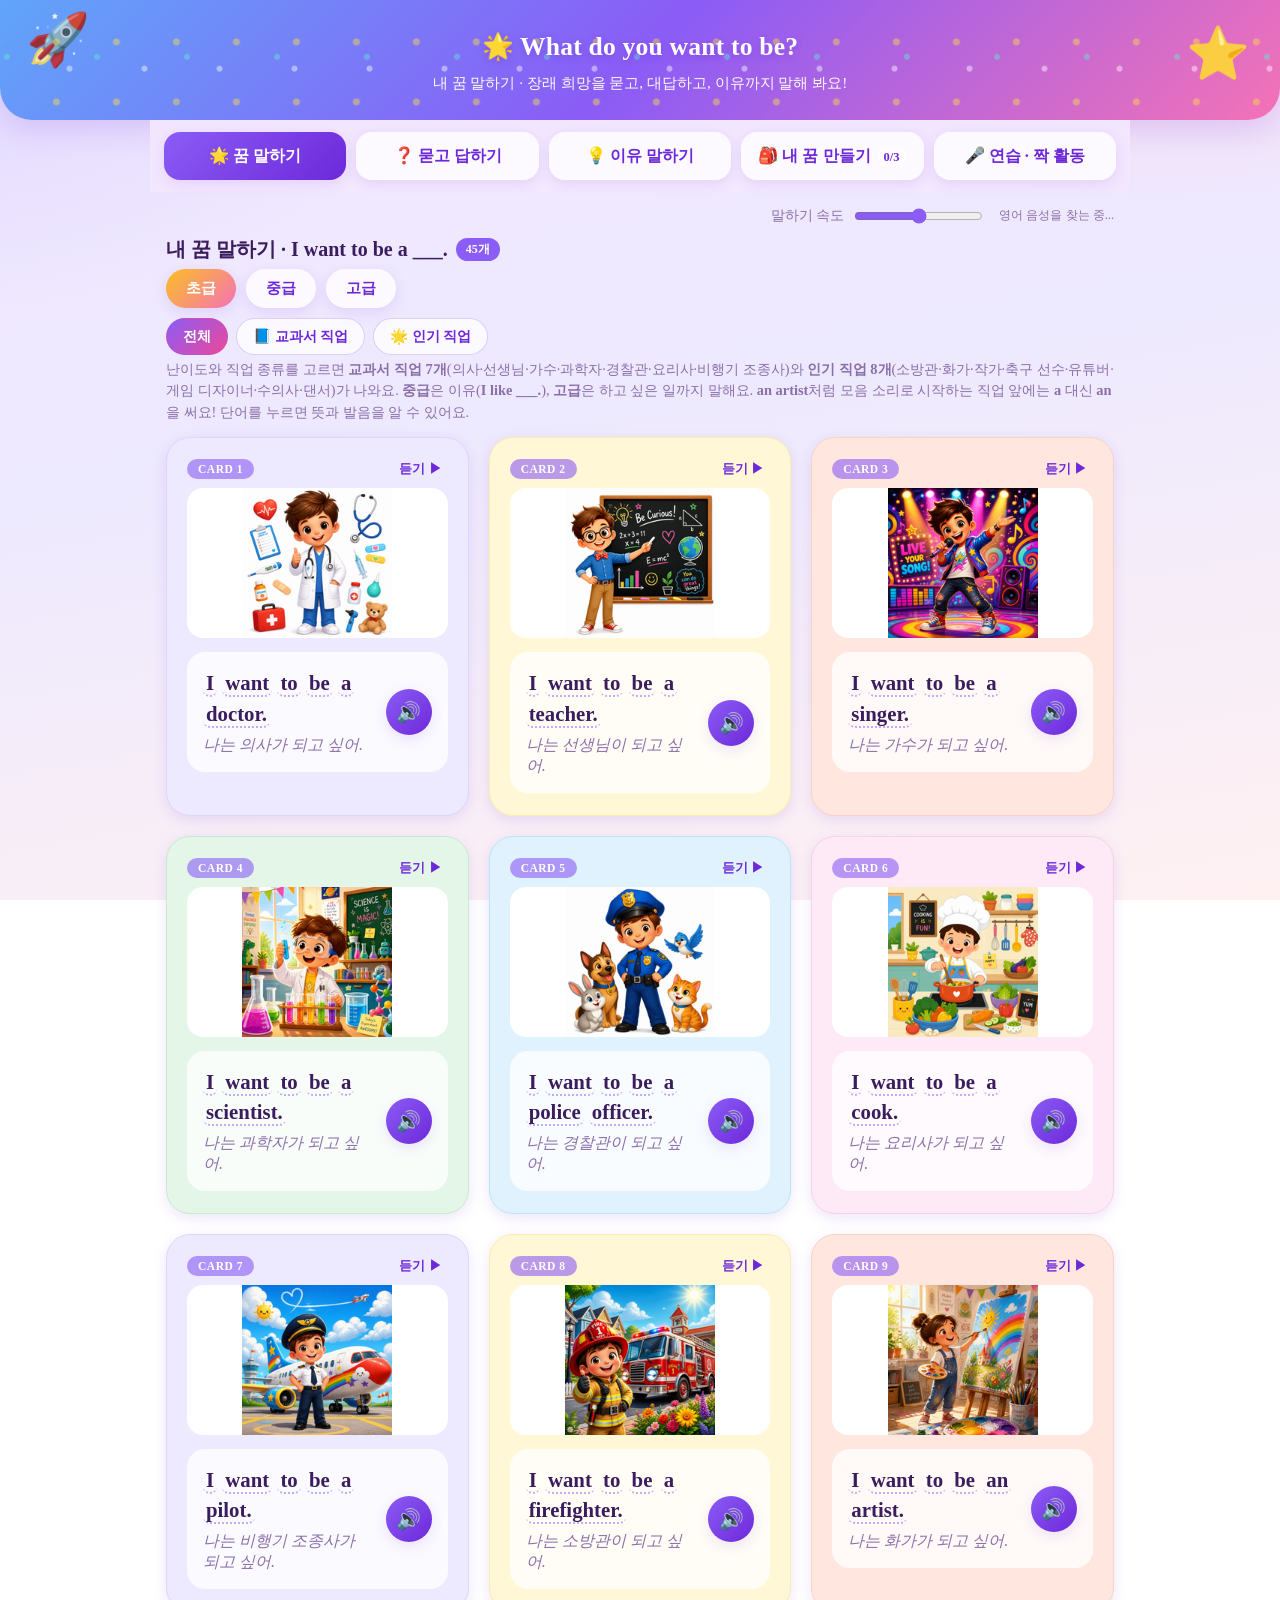
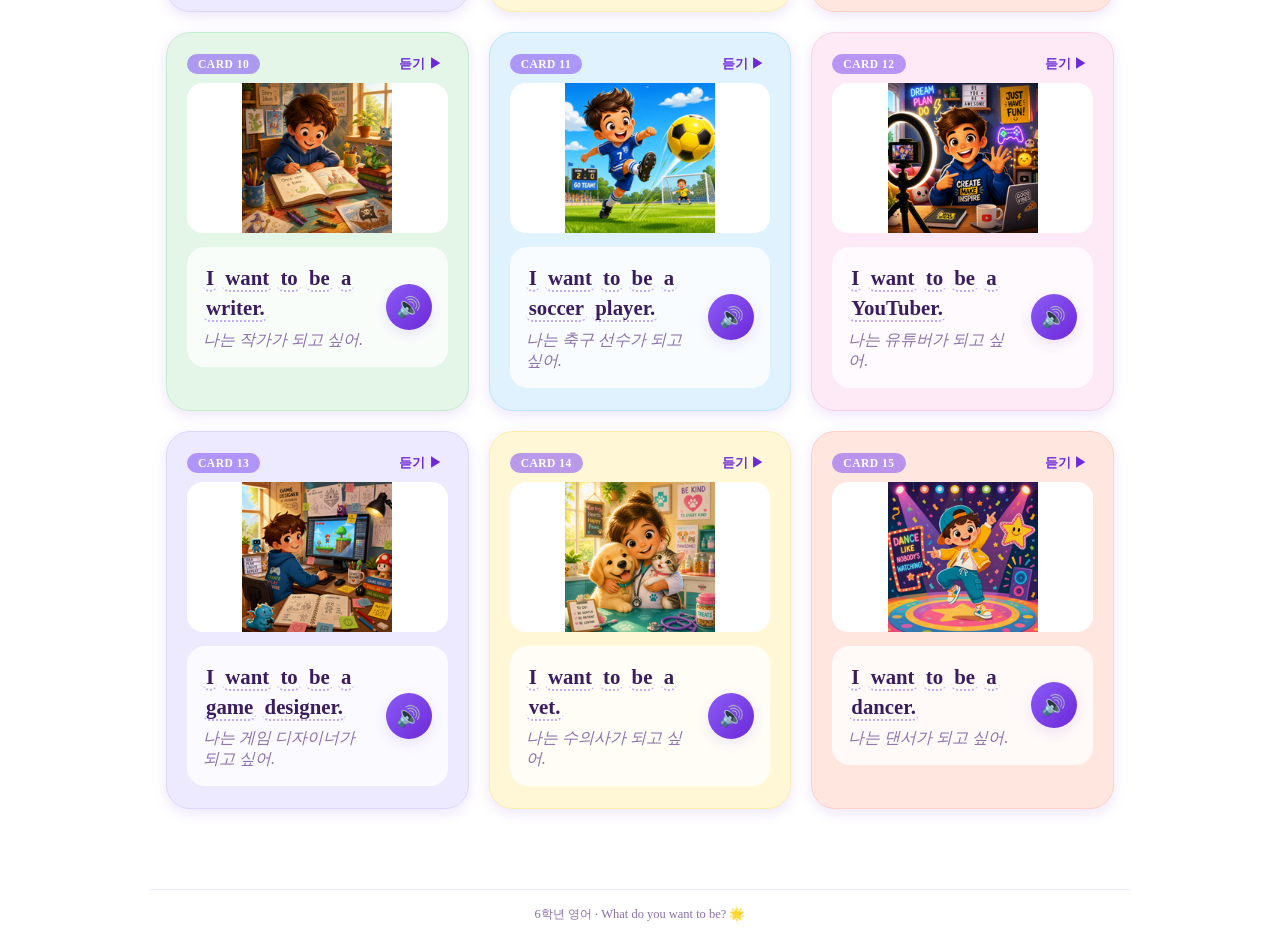
<file: dream-job/index.html>
<!DOCTYPE html>
<html lang="ko">
<head>
  <meta charset="UTF-8" />
  <meta name="viewport" content="width=device-width, initial-scale=1.0" />
  <title>What do you want to be? · 내 꿈 말하기</title>
  <link rel="stylesheet" href="https://hangeul.pstatic.net/hangeul_static/css/nanum-square-round.css" />
  <link rel="stylesheet" href="style.css" />
</head>
<body>
  <header class="app-header">
    <div class="balloon balloon1">🚀</div>
    <div class="balloon balloon2">⭐</div>
    <div class="confetti"></div>
    <h1>🌟 What do you want to be?</h1>
    <p class="subtitle">내 꿈 말하기 · 장래 희망을 묻고, 대답하고, 이유까지 말해 봐요!</p>
  </header>

  <nav class="tabs">
    <button class="tab-btn active" data-tab="suggest">🌟 꿈 말하기</button>
    <button class="tab-btn" data-tab="answer">❓ 묻고 답하기</button>
    <button class="tab-btn" data-tab="meet">💡 이유 말하기</button>
    <button class="tab-btn" data-tab="build">🎒 내 꿈 만들기 <span id="set-count" class="tab-count">0/3</span></button>
    <button class="tab-btn" data-tab="practice">🎤 연습 · 짝 활동</button>
  </nav>

  <div class="toolbar">
    <label class="speed-control">말하기 속도
      <input id="rate" type="range" min="0.6" max="1.1" step="0.05" value="0.85" />
    </label>
    <span id="voice-status" class="voice-status"></span>
  </div>

  <main>
    <!-- ===== 꿈 말하기 (I want to be a ~.) ===== -->
    <section id="tab-suggest" class="tab-panel active">
      <div class="section-block">
        <h2>내 꿈 말하기 · I want to be a ___. <span class="count">45개</span></h2>
        <div class="level-switch">
          <button class="level-btn active" data-level="beginner">초급</button>
          <button class="level-btn" data-level="intermediate">중급</button>
          <button class="level-btn" data-level="advanced">고급</button>
        </div>
        <div class="cat-switch">
          <button class="cat-btn active" data-cat="all">전체</button>
          <button class="cat-btn" data-cat="book">📘 교과서 직업</button>
          <button class="cat-btn" data-cat="fun">🌟 인기 직업</button>
        </div>
        <p class="hint">난이도와 직업 종류를 고르면 <b>교과서 직업 7개</b>(의사·선생님·가수·과학자·경찰관·요리사·비행기 조종사)와 <b>인기 직업 8개</b>(소방관·화가·작가·축구 선수·유튜버·게임 디자이너·수의사·댄서)가 나와요. <b>중급</b>은 이유(<b>I like ___.</b>), <b>고급</b>은 하고 싶은 일까지 말해요. <b>an artist</b>처럼 모음 소리로 시작하는 직업 앞에는 <b>a</b> 대신 <b>an</b>을 써요! 단어를 누르면 뜻과 발음을 알 수 있어요.</p>
        <div id="suggestion-grid" class="card-grid five"></div>
      </div>
    </section>

    <!-- ===== 묻고 답하기 ===== -->
    <section id="tab-answer" class="tab-panel">
      <p class="hint" style="margin-bottom:18px">💡 친구의 장래 희망이 궁금하면 <b>What do you want to be?</b> 라고 물어요. 대답할 때는 <b>I want to be a ___.</b> 빈칸에 되고 싶은 직업을 넣어요.</p>
      <div class="section-block">
        <h2>🤔 묻기 (Question) <span class="count">5개</span></h2>
        <p class="hint">장래 희망을 묻는 표현이에요. 교과서 표현은 <b>What do you want to be?</b> 예요.</p>
        <div id="accept-grid" class="card-grid five"></div>
      </div>
      <div class="section-block">
        <h2>🙋 대답하기 (Answer) <span class="count">15개</span></h2>
        <p class="hint">되고 싶은 직업을 골라 빈칸을 채워요. <b>a</b>와 <b>an</b>을 잘 보세요!</p>
        <div class="fill-box" id="refuse-fill">
          <div class="fill-pattern">I want to be <span class="blank" id="refuse-blank">________</span>.</div>
          <div class="fill-ko" id="refuse-ko">나는 ________이(가) 되고 싶어.</div>
          <div class="chip-group-title">📘 교과서 직업</div>
          <div id="refuse-chips-book" class="chip-row wrap"></div>
          <div class="chip-group-title">🌟 인기 직업</div>
          <div id="refuse-chips-fun" class="chip-row wrap"></div>
          <div class="fill-actions" id="refuse-actions"></div>
        </div>
      </div>
    </section>

    <!-- ===== 이유 말하기 (I like ~.) + 반응 ===== -->
    <section id="tab-meet" class="tab-panel">
      <p class="hint" style="margin-bottom:18px">💡 친구가 <b>Why do you want to be a ___?</b> 라고 물으면 <b>I like ___.</b> 로 이유를 말해요. 친구의 꿈을 들으면 <b>That's great!</b> 처럼 반응해 줘요.</p>
      <div class="section-block">
        <h2>💡 이유 말하기 <span class="count">13개</span></h2>
        <p class="hint">좋아하는 것을 골라 빈칸을 채우면 문장이 완성돼요. 완성된 문장을 들어 보세요.</p>
        <div class="fill-box" id="meet-fill">
          <div class="fill-pattern">I like <span class="blank" id="meet-place-blank">________</span>.</div>
          <div class="fill-ko" id="meet-ko">나는 ________을(를) 좋아해.</div>
          <div class="chip-group-title">❤️ 좋아하는 것 (I like ___.)</div>
          <div id="meet-place-chips" class="chip-row wrap"></div>
          <div class="fill-actions" id="meet-actions"></div>
        </div>
      </div>
      <div class="section-block">
        <h2>👏 반응하기 <span class="count">5개</span></h2>
        <p class="hint">친구의 꿈을 듣고 응원해 줘요.</p>
        <div id="reaction-grid" class="card-grid five"></div>
      </div>
    </section>

    <!-- ===== 🎒 내 꿈 만들기 (3세트 + 내 표현) ===== -->
    <section id="tab-build" class="tab-panel">
      <div class="section-block">
        <h2>🎒 내 꿈 만들기 · 되고 싶은 직업 <span class="count">3개</span></h2>
        <p class="hint">내가 되고 싶은 <b>직업 3개</b>를 만들어요. 꿈마다 <b>직업 1개</b>와 <b>이유 1개</b>를 고르면 돼요. 다 만들면 아래 <b>📝 활동지에 적기</b> 표를 보고 영어로 옮겨 적고, <b>🎤 연습 · 짝 활동</b>에서 말해 봐요.</p>

        <div class="set-tabs" id="set-tabs">
          <button class="set-tab active" data-set="0">꿈 1</button>
          <button class="set-tab" data-set="1">꿈 2</button>
          <button class="set-tab" data-set="2">꿈 3</button>
        </div>

        <div class="fill-box dialog-box">
          <div class="br-dialogue">
            <div class="br-line line-b">
              <span class="br-who">🙆 친구</span>
              <div class="br-bubble">
                <div class="br-sentence" id="set-question-line">What do you want to be?</div>
                <div class="br-ko" id="set-question-ko">너는 무엇이 되고 싶니?</div>
              </div>
              <button class="speak-btn small" id="set-speak-question" aria-label="이 줄 듣기">🔊</button>
            </div>
            <div class="br-line line-a">
              <span class="br-who">🙋 나</span>
              <div class="br-bubble">
                <div class="br-sentence">I want to be <span class="blank" id="set-event">________</span>.</div>
                <div class="br-ko" id="set-event-ko">나는 ________이(가) 되고 싶어.</div>
              </div>
              <button class="speak-btn small" id="set-speak-invite" aria-label="이 줄 듣기">🔊</button>
            </div>
            <div class="br-line line-b">
              <span class="br-who">🙆 친구</span>
              <div class="br-bubble">
                <div class="br-sentence">Why do you want to be <span class="blank" id="set-why">________</span>?</div>
                <div class="br-ko" id="set-why-ko">너는 왜 ________이(가) 되고 싶니?</div>
              </div>
              <button class="speak-btn small" id="set-speak-why" aria-label="이 줄 듣기">🔊</button>
            </div>
            <div class="br-line line-a">
              <span class="br-who">🙋 나</span>
              <div class="br-bubble">
                <div class="br-sentence">I like <span class="blank" id="set-place">________</span>.</div>
                <div class="br-ko" id="set-meet-ko">나는 ________을(를) 좋아해.</div>
              </div>
              <button class="speak-btn small" id="set-speak-meet" aria-label="이 줄 듣기">🔊</button>
            </div>
            <div class="br-line line-b">
              <span class="br-who">🙆 친구</span>
              <div class="br-bubble">
                <div class="br-sentence" id="set-answer-line">That's great!</div>
                <div class="br-ko" id="set-answer-ko">멋지다!</div>
              </div>
              <button class="speak-btn small" id="set-speak-answer" aria-label="이 줄 듣기">🔊</button>
            </div>
          </div>
          <div class="dlg-status" id="set-status"></div>
          <div class="fill-actions">
            <button id="set-listen" class="btn primary" disabled>🔊 대화 듣기</button>
            <button id="set-random" class="btn ghost">🎲 무작위로 채우기</button>
            <button id="set-clear" class="btn ghost">🧹 이 꿈 비우기</button>
          </div>
        </div>

        <div class="build-step">
          <h3 class="build-label">1️⃣ 직업 고르기 <span class="build-sub">I want to be ___.</span></h3>
          <div id="build-events"></div>
        </div>
        <div class="build-step">
          <h3 class="build-label">2️⃣ 이유 고르기 <span class="build-sub">I like ___.</span></h3>
          <div id="build-place" class="chip-row wrap"></div>
        </div>
      </div>

      <div class="section-block">
        <h2>💬 내 표현 정하기 <span class="count">질문 1 · 반응 1</span></h2>
        <p class="hint">짝 활동에서 친구에게 물어볼 <b>질문 1개</b>와 친구의 꿈을 듣고 해 줄 <b>반응 1개</b>를 정해요. 고른 표현은 <b>위 대화</b>에 바로 나타나요.</p>
        <div class="build-step">
          <div class="chip-group-title">🤔 질문 (Question)</div>
          <div id="build-accept" class="chip-row wrap"></div>
          <div class="chip-group-title">👏 반응 (Reaction)</div>
          <div id="build-refuse" class="chip-row wrap"></div>
        </div>
      </div>

      <div class="section-block">
        <h2>📝 활동지에 적기 <span class="count">내 꿈 3개</span></h2>
        <p class="hint">영어 문장을 보고 활동지에 그대로 옮겨 적어요. 🔊를 누르면 읽어 줘요.</p>
        <div id="sheet-summary" class="sheet-table"></div>
      </div>
    </section>

    <!-- ===== 🎤 연습 · 짝 활동 ===== -->
    <section id="tab-practice" class="tab-panel">
      <div class="section-block">
        <h2>👫 짝 활동 카드 <span class="count">묻고 답하기</span></h2>
        <p class="hint">짝과 번갈아 장래 희망을 묻고 답해요. 친구가 물으면 <b>내 꿈 카드</b>를 보고 대답하고, 친구의 꿈을 듣고 나면 <b>반응</b>해 준 뒤 활동지에 <b>친구 이름과 꿈</b>을 적어요.</p>
        <div id="pair-cards" class="pair-cards"></div>
      </div>
      <div class="section-block">
        <h2>🎤 컴퓨터와 미리 연습하기</h2>
        <p class="hint">짝 활동 전에 혼자 연습해요. 줄마다 <b>🎙️ 말하기</b>로 정확도를 재고, <b>🎭 역할극</b>에서 내가 <b>A(묻는 사람)</b> 또는 <b>B(꿈을 말하는 사람)</b>를 맡으면 컴퓨터가 상대 역할을 읽어 줘요. (Chrome 권장)</p>
        <p id="practice-empty" class="practice-empty">
          아직 만든 꿈이 없어요! <b>🎒 내 꿈 만들기</b> 탭에서 직업과 이유를 골라 보세요.
        </p>
        <div id="practice-list" class="practice-list"></div>
      </div>
    </section>

  </main>

  <footer class="app-footer">
    <span class="voice-status">6학년 영어 · What do you want to be? 🌟</span>
  </footer>

  <script src="data.js"></script>
  <script src="app.js"></script>
</body>
</html>
</file>
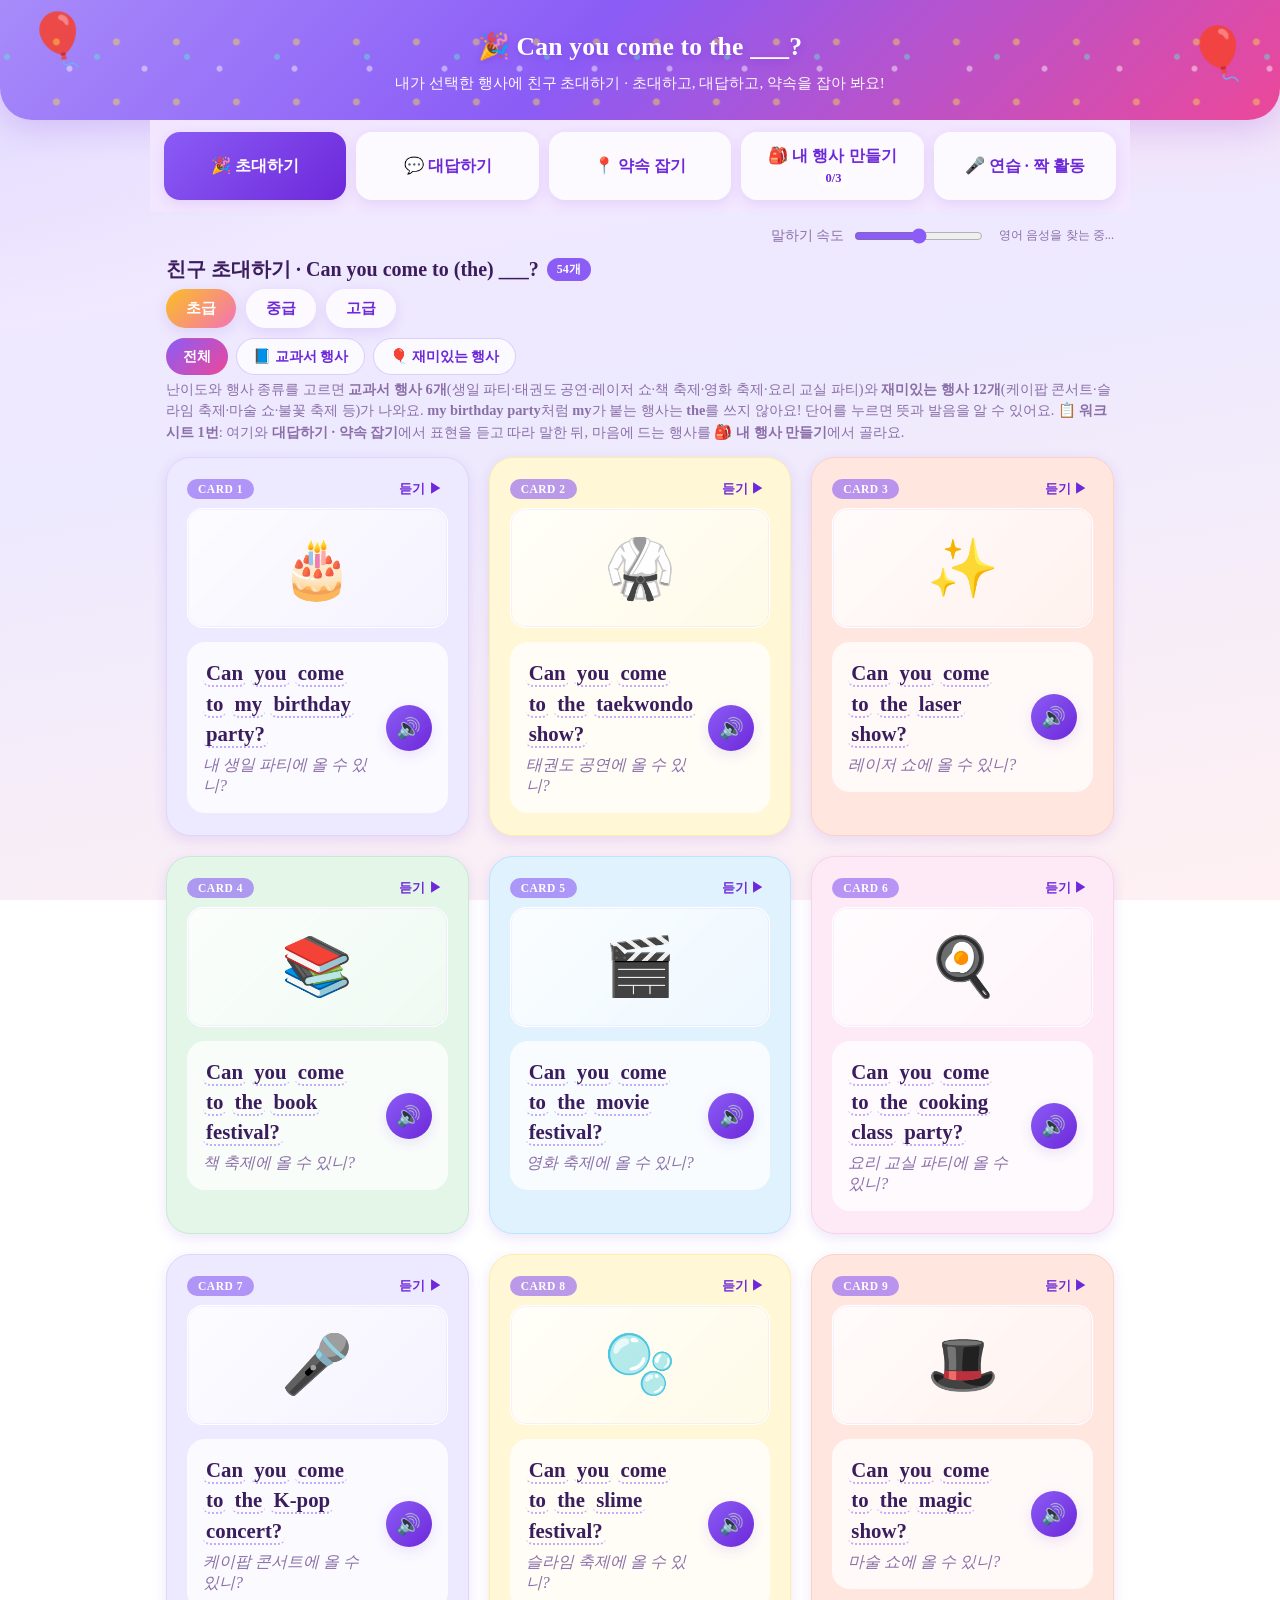
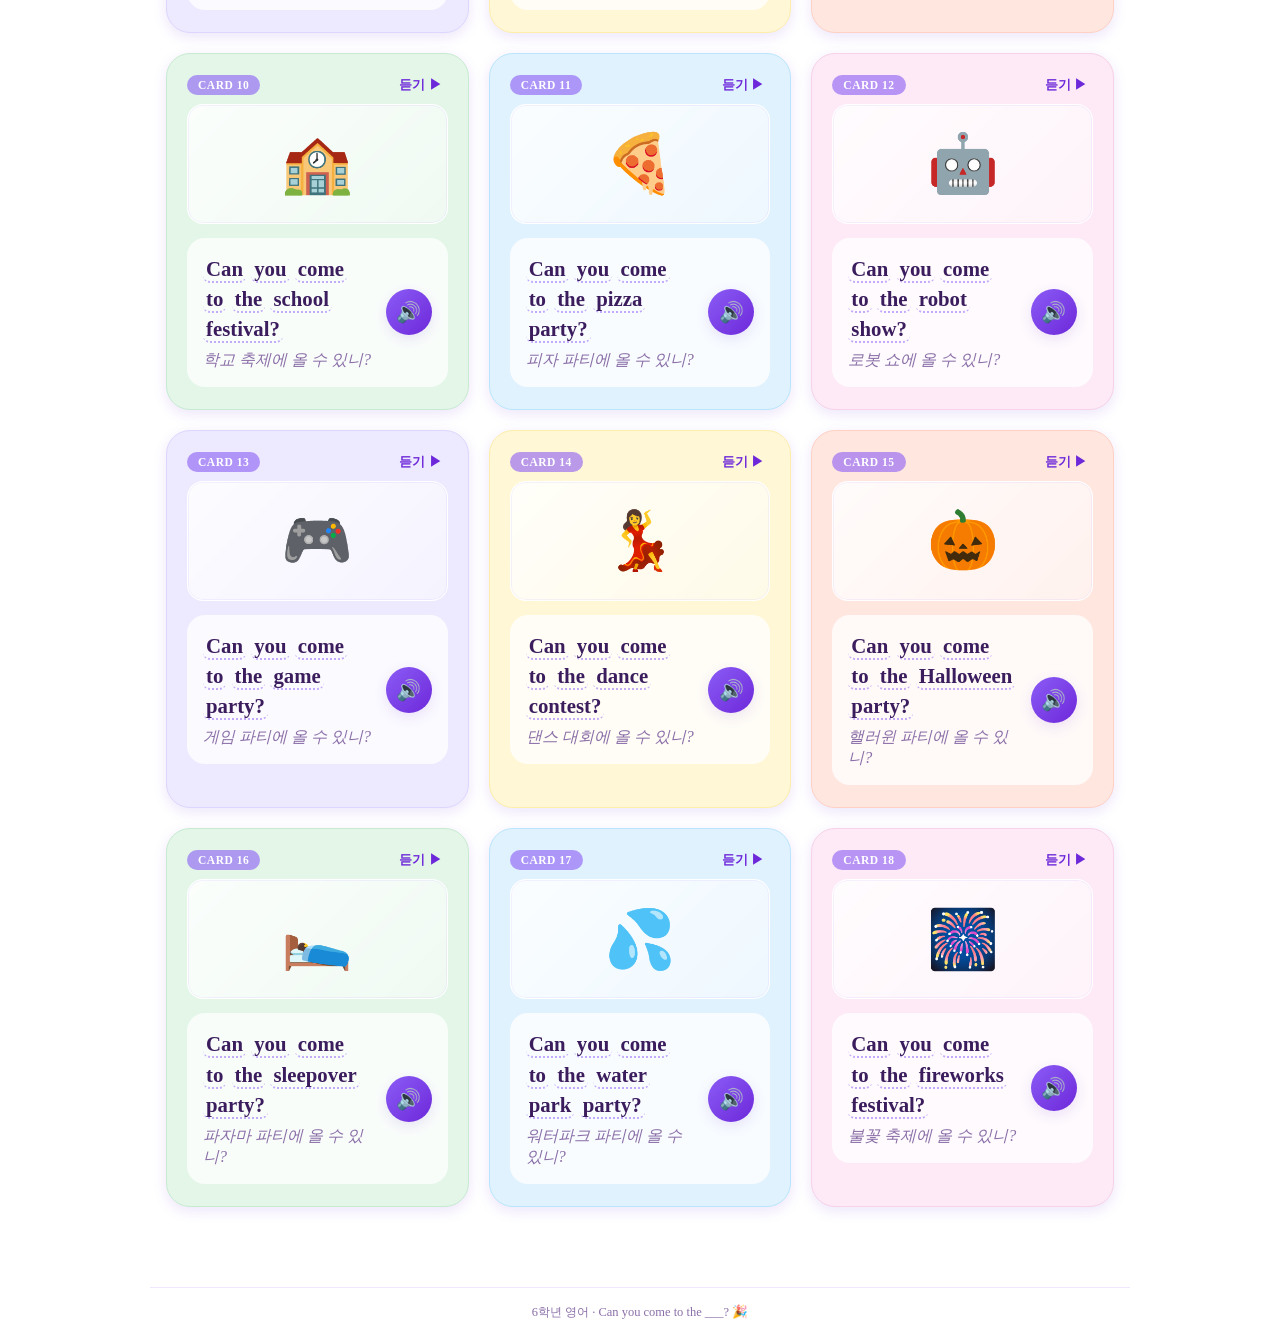
<file: invitation/index.html>
<!DOCTYPE html>
<html lang="ko">
<head>
  <meta charset="UTF-8" />
  <meta name="viewport" content="width=device-width, initial-scale=1.0" />
  <title>Can you come to the ___? · 친구 초대하기</title>
  <link rel="stylesheet" href="https://hangeul.pstatic.net/hangeul_static/css/nanum-square-round.css" />
  <link rel="stylesheet" href="style.css" />
</head>
<body>
  <header class="app-header">
    <div class="balloon balloon1">🎈</div>
    <div class="balloon balloon2">🎈</div>
    <div class="confetti"></div>
    <h1>🎉 Can you come to the ___?</h1>
    <p class="subtitle">내가 선택한 행사에 친구 초대하기 · 초대하고, 대답하고, 약속을 잡아 봐요!</p>
  </header>

  <nav class="tabs">
    <button class="tab-btn active" data-tab="suggest">🎉 초대하기</button>
    <button class="tab-btn" data-tab="answer">💬 대답하기</button>
    <button class="tab-btn" data-tab="meet">📍 약속 잡기</button>
    <button class="tab-btn" data-tab="build">🎒 내 행사 만들기 <span id="set-count" class="tab-count">0/3</span></button>
    <button class="tab-btn" data-tab="practice">🎤 연습 · 짝 활동</button>
  </nav>

  <div class="toolbar">
    <label class="speed-control">말하기 속도
      <input id="rate" type="range" min="0.6" max="1.1" step="0.05" value="0.85" />
    </label>
    <span id="voice-status" class="voice-status"></span>
  </div>

  <main>
    <!-- ===== 초대하기 (Can you come to ~?) ===== -->
    <section id="tab-suggest" class="tab-panel active">
      <div class="section-block">
        <h2>친구 초대하기 · Can you come to (the) ___? <span class="count">54개</span></h2>
        <div class="level-switch">
          <button class="level-btn active" data-level="beginner">초급</button>
          <button class="level-btn" data-level="intermediate">중급</button>
          <button class="level-btn" data-level="advanced">고급</button>
        </div>
        <div class="cat-switch">
          <button class="cat-btn active" data-cat="all">전체</button>
          <button class="cat-btn" data-cat="book">📘 교과서 행사</button>
          <button class="cat-btn" data-cat="fun">🎈 재미있는 행사</button>
        </div>
        <p class="hint">난이도와 행사 종류를 고르면 <b>교과서 행사 6개</b>(생일 파티·태권도 공연·레이저 쇼·책 축제·영화 축제·요리 교실 파티)와 <b>재미있는 행사 12개</b>(케이팝 콘서트·슬라임 축제·마술 쇼·불꽃 축제 등)가 나와요. <b>my birthday party</b>처럼 <b>my</b>가 붙는 행사는 <b>the</b>를 쓰지 않아요! 단어를 누르면 뜻과 발음을 알 수 있어요. <b>📋 워크시트 1번</b>: 여기와 <b>대답하기 · 약속 잡기</b>에서 표현을 듣고 따라 말한 뒤, 마음에 드는 행사를 <b>🎒 내 행사 만들기</b>에서 골라요.</p>
        <div id="suggestion-grid" class="card-grid five"></div>
      </div>
    </section>

    <!-- ===== 대답하기 (승낙 · 거절) ===== -->
    <section id="tab-answer" class="tab-panel">
      <p class="hint" style="margin-bottom:18px">💡 <b>Can you come to the ___?</b> 라고 초대를 받으면 <b>갈 수 있을 때</b>와 <b>못 갈 때</b> 이렇게 대답해요. 못 갈 때는 <b>Sorry, but I can't.</b> 뒤에 <b>I have a ___.</b> 로 이유를 말해요.</p>
      <div class="section-block">
        <h2>⭕ 승낙 (Yes) <span class="count">5개</span></h2>
        <p class="hint">갈 수 있을 때 대답해요. 교과서 표현은 <b>Of course.</b> 예요.</p>
        <div id="accept-grid" class="card-grid five"></div>
      </div>
      <div class="section-block">
        <h2>❌ 거절 (No) <span class="count">10개</span></h2>
        <p class="hint">못 갈 때는 미안하다고 말한 뒤 <b>이유</b>를 골라 빈칸을 채워요.</p>
        <div class="fill-box" id="refuse-fill">
          <div class="fill-pattern">Sorry, but I can't. I have a <span class="blank" id="refuse-blank">________</span>.</div>
          <div class="fill-ko" id="refuse-ko">미안하지만 못 가. 나 ________(이)가 있어.</div>
          <div class="chip-group-title">📌 이유 (I have a ___.)</div>
          <div id="refuse-chips" class="chip-row wrap"></div>
          <div class="fill-actions" id="refuse-actions"></div>
        </div>
      </div>
    </section>

    <!-- ===== 약속 잡기 (Please come to ~ at ~.) ===== -->
    <section id="tab-meet" class="tab-panel">
      <p class="hint" style="margin-bottom:18px">💡 친구가 <b>Of course.</b> 라고 승낙하면, <b>Please come to (장소) at (시간).</b> 으로 <b>어디서 몇 시에</b> 만날지 말해요.</p>
      <div class="section-block">
        <h2>🤝 약속 잡기 <span class="count">장소 10 · 시간 10</span></h2>
        <p class="hint">장소와 시간을 골라 빈칸을 채우면 문장이 완성돼요. 완성된 문장을 들어 보세요.</p>
        <div class="fill-box" id="meet-fill">
          <div class="fill-pattern">Please come to <span class="blank" id="meet-place-blank">________</span> at <span class="blank" id="meet-time-blank">________</span>.</div>
          <div class="fill-ko" id="meet-ko">________에 ________(으)로 와 줘.</div>
          <div class="chip-group-title">📍 장소 (Where)</div>
          <div id="meet-place-chips" class="chip-row wrap"></div>
          <div class="chip-group-title">⏰ 시간 (What time)</div>
          <div id="meet-time-chips" class="chip-row wrap"></div>
          <div class="fill-actions" id="meet-actions"></div>
        </div>
      </div>
    </section>

    <!-- ===== 🎒 내 행사 만들기 (3세트 + 내 대답) ===== -->
    <section id="tab-build" class="tab-panel">
      <div class="section-block">
        <h2>🎒 내 행사 만들기 · 내가 선택한 행사 <span class="count">3개</span></h2>
        <p class="hint"><b>📋 워크시트 2번</b>: 친구를 초대할 <b>내가 선택한 행사 3개</b>를 만들어요. 행사마다 <b>행사 1개</b>와 약속 <b>장소·시간 1개</b>를 고르면 돼요. 다 만들면 아래 <b>📝 워크시트에 적기</b> 표를 보고 영어로 옮겨 적고, <b>🎤 연습 · 짝 활동</b>에서 말해 봐요.</p>

        <div class="set-tabs" id="set-tabs">
          <button class="set-tab active" data-set="0">행사 1</button>
          <button class="set-tab" data-set="1">행사 2</button>
          <button class="set-tab" data-set="2">행사 3</button>
        </div>

        <div class="fill-box dialog-box">
          <div class="dlg-mode">
            <span class="dlg-mode-label">친구의 대답</span>
            <div class="mode-switch" id="set-mode">
              <button class="cat-btn active" id="set-mode-accept" data-mode="accept">⭕ 승낙</button>
              <button class="cat-btn" id="set-mode-refuse" data-mode="refuse">❌ 거절</button>
            </div>
          </div>
          <div class="br-dialogue">
            <div class="br-line line-a">
              <span class="br-who">🙋 나</span>
              <div class="br-bubble">
                <div class="br-sentence">Can you come to <span class="blank" id="set-event">________</span>?</div>
                <div class="br-ko" id="set-event-ko">________에 올 수 있니?</div>
              </div>
              <button class="speak-btn small" id="set-speak-invite" aria-label="이 줄 듣기">🔊</button>
            </div>
            <div class="br-line line-b" id="set-answer-row">
              <span class="br-who">🙆 친구</span>
              <div class="br-bubble">
                <div class="br-sentence" id="set-answer-line">Of course.</div>
                <div class="br-ko" id="set-answer-ko">물론이지.</div>
              </div>
              <button class="speak-btn small" id="set-speak-answer" aria-label="이 줄 듣기">🔊</button>
            </div>
            <div class="br-line line-a" id="set-meet-row">
              <span class="br-who">🙋 나</span>
              <div class="br-bubble">
                <div class="br-sentence">Please come to <span class="blank" id="set-place">________</span> at <span class="blank" id="set-time">________</span>.</div>
                <div class="br-ko" id="set-meet-ko">________에 ________(으)로 와 줘.</div>
              </div>
              <button class="speak-btn small" id="set-speak-meet" aria-label="이 줄 듣기">🔊</button>
            </div>
          </div>
          <div class="dlg-status" id="set-status"></div>
          <div class="fill-actions">
            <button id="set-listen" class="btn primary" disabled>🔊 대화 듣기</button>
            <button id="set-random" class="btn ghost">🎲 무작위로 채우기</button>
            <button id="set-clear" class="btn ghost">🧹 이 행사 비우기</button>
          </div>
        </div>

        <div class="build-step">
          <h3 class="build-label">1️⃣ 행사 고르기 <span class="build-sub">Can you come to ___?</span></h3>
          <div id="build-events"></div>
        </div>
        <div class="build-step">
          <h3 class="build-label">2️⃣ 약속 시간과 장소 고르기 <span class="build-sub">Please come to ___ at ___.</span></h3>
          <div class="chip-group-title">📍 장소 (Where)</div>
          <div id="build-place" class="chip-row wrap"></div>
          <div class="chip-group-title">⏰ 시간 (What time)</div>
          <div id="build-time" class="chip-row wrap"></div>
        </div>
      </div>

      <div class="section-block">
        <h2>💬 내 대답 정하기 <span class="count">승낙 1 · 거절 1</span></h2>
        <p class="hint">친구가 나를 초대했을 때 내가 말할 <b>승낙 표현 1개</b>와 <b>초대 거절할 때</b> 쓸 <b>거절 문장 1개</b>를 정해요. 고른 표현은 <b>위 대화</b>에 바로 나타나요(⭕ 승낙 / ❌ 거절). 거절 문장은 워크시트 <b>"초대 거절 할 때"</b> 칸에 적어요.</p>
        <div class="build-step">
          <div class="chip-group-title">⭕ 승낙 (Yes)</div>
          <div id="build-accept" class="chip-row wrap"></div>
          <div class="chip-group-title">❌ 거절 · Sorry, but I can't. I have a <span class="blank inline" id="build-refuse-blank">________</span>.</div>
          <div id="build-refuse" class="chip-row wrap"></div>
        </div>
      </div>

      <div class="section-block">
        <h2>📝 워크시트에 적기 <span class="count">2번 표</span></h2>
        <p class="hint">워크시트 <b>2번 표</b>와 같은 순서예요. 영어 문장을 보고 그대로 옮겨 적어요. 🔊를 누르면 읽어 줘요. (승낙 표현은 워크시트에 적는 칸이 없고, 3번 짝 활동에서 말해요.)</p>
        <div id="sheet-summary" class="sheet-table"></div>
      </div>
    </section>

    <!-- ===== 🎤 연습 · 짝 활동 ===== -->
    <section id="tab-practice" class="tab-panel">
      <div class="section-block">
        <h2>👫 짝 활동 카드 <span class="count">워크시트 3번</span></h2>
        <p class="hint"><b>📋 워크시트 3번</b>: 짝에게 내가 선택한 행사로 초대해요. 초대받은 친구는 <b>승낙이든 거절이든 영어로 말해</b> 주고, 나는 워크시트에 친구 이름을 쓴 뒤 승낙이면 <b>○</b>, 거절이면 <b>×</b>를 표시해요. 승낙하면 약속 문장까지 말해요!</p>
        <div id="pair-cards" class="pair-cards"></div>
      </div>
      <div class="section-block">
        <h2>🎤 컴퓨터와 미리 연습하기</h2>
        <p class="hint">짝 활동 전에 혼자 연습해요. 줄마다 <b>🎙️ 말하기</b>로 정확도를 재고, <b>🎭 역할극</b>에서 내가 <b>A(초대하는 사람)</b> 또는 <b>B(대답하는 사람)</b>를 맡으면 컴퓨터가 상대 역할을 읽어 줘요. 친구가 <b>승낙</b>할 때와 <b>거절</b>할 때 두 가지로 연습할 수 있어요. (Chrome 권장)</p>
        <p id="practice-empty" class="practice-empty">
          아직 만든 행사가 없어요! <b>🎒 내 행사 만들기</b> 탭에서 행사와 약속 장소·시간을 골라 보세요.
        </p>
        <div id="practice-list" class="practice-list"></div>
      </div>
    </section>

  </main>

  <footer class="app-footer">
    <span class="voice-status">6학년 영어 · Can you come to the ___? 🎉</span>
  </footer>

  <script src="data.js"></script>
  <script src="app.js"></script>
</body>
</html>
</file>
<file: dream-job/style.css>
:root {
  /* 🎉 파티 테마 — 보라·핑크·풍선 */
  --bg1: #f3e8ff;
  --bg2: #fff1f2;
  --primary: #8b5cf6;     /* 보라 */
  --primary-dark: #6d28d9;/* 진한 보라 */
  --accent: #f472b6;      /* 핑크 */
  --sun: #fbbf24;         /* 노랑(풍선) */
  --sea: #ec4899;         /* 진한 핑크 */
  --pos: #10b981;
  --neg: #f43f5e;
  --wish: #f59e0b;
  --card: rgba(255, 255, 255, 0.88);
  --text: #3b1d5e;
  --muted: #8b6fa8;
  --ring: rgba(139, 92, 246, 0.4);
  --shadow: 0 10px 30px rgba(109, 40, 217, 0.16);
  --shadow-sm: 0 4px 14px rgba(109, 40, 217, 0.12);
  /* 영어는 Comic Sans, 한글은 나눔라운드(NanumSquareRound) */
  --font: "Comic Sans MS", "Comic Sans", "NanumSquareRound", "Chalkboard SE", "Comic Neue", cursive;
}

* { box-sizing: border-box; font-family: var(--font); }

body {
  margin: 0;
  color: var(--text);
  background:
    radial-gradient(900px 500px at 90% -8%, #fbcfe8 0%, transparent 55%),
    radial-gradient(1100px 600px at -10% 0%, #ddd6fe 0%, transparent 55%),
    linear-gradient(170deg, var(--bg1) 0%, #ede9fe 45%, var(--bg2) 100%);
  background-attachment: fixed;
  min-height: 100vh;
  -webkit-tap-highlight-color: transparent;
}

/* ===== Header (파티 배너) ===== */
.app-header {
  position: relative; overflow: hidden;
  text-align: center;
  padding: 30px 16px 26px;
  background: linear-gradient(135deg, #a78bfa 0%, #8b5cf6 45%, #ec4899 100%);
  color: #fff;
  border-radius: 0 0 32px 32px;
  box-shadow: var(--shadow);
}
.app-header h1 { position: relative; z-index: 2; margin: 0; font-size: 1.6rem; letter-spacing: 0.2px; line-height: 1.35; text-shadow: 0 2px 6px rgba(109,40,217,0.35); }
.subtitle { position: relative; z-index: 2; margin: 8px 0 0; opacity: 0.97; font-size: 0.95rem; }
/* 풍선 */
.app-header .balloon {
  position: absolute; z-index: 1; font-size: 3.2rem; opacity: 0.9;
  animation: float 4s ease-in-out infinite;
}
.balloon1 { top: 10px; left: 26px; }
.balloon2 { top: 24px; right: 30px; font-size: 2.6rem; animation-delay: 1.5s; }
@keyframes float { 0%,100% { transform: translateY(0) rotate(-4deg); } 50% { transform: translateY(-10px) rotate(4deg); } }
/* 색종이 */
.app-header .confetti {
  position: absolute; inset: 0; z-index: 1; pointer-events: none;
  background:
    radial-gradient(circle, #fde047 3px, transparent 4px) 12% 20% / 60px 60px repeat,
    radial-gradient(circle, #ffffff 2.5px, transparent 3.5px) 40% 70% / 75px 75px repeat,
    radial-gradient(circle, #5eead4 2.5px, transparent 3.5px) 80% 40% / 90px 90px repeat;
  opacity: 0.45;
}

/* ===== 상단 도구막대 (말하기 속도) ===== */
.toolbar {
  max-width: 980px; margin: 14px auto 0; padding: 0 16px;
  display: flex; align-items: center; justify-content: flex-end; gap: 14px; flex-wrap: wrap;
}

/* ===== Tabs ===== */
.tabs {
  display: flex; gap: 10px; justify-content: center;
  margin: 20px auto; padding: 0 14px; max-width: 980px; flex-wrap: wrap;
}
.tab-btn {
  flex: 1; min-width: 150px; max-width: 240px; padding: 13px 10px;
  border: none; border-radius: 16px;
  background: rgba(255, 255, 255, 0.78);
  color: var(--primary-dark); font-size: 1.02rem; font-weight: 700;
  cursor: pointer; backdrop-filter: blur(6px);
  box-shadow: var(--shadow-sm); transition: transform 0.12s, background 0.2s, color 0.2s;
}
.tab-btn.active {
  background: linear-gradient(135deg, var(--primary), var(--primary-dark));
  color: #fff;
}
.tab-btn:active { transform: scale(0.96); }

main { max-width: 980px; margin: 0 auto; padding: 0 16px 50px; }
.tab-panel { display: none; }
.tab-panel.active { display: block; animation: fade 0.28s ease; }
@keyframes fade { from { opacity: 0; transform: translateY(8px); } to { opacity: 1; } }

/* ===== Sections ===== */
.section-block { margin-bottom: 30px; }
.section-block h2 { font-size: 1.25rem; margin: 10px 0 4px; display: flex; align-items: center; gap: 8px; }
.count {
  font-size: 0.75rem; font-weight: 700; color: #fff;
  background: var(--primary); padding: 3px 10px; border-radius: 20px;
}
.hint { color: var(--muted); margin: 4px 0 14px; font-size: 0.9rem; line-height: 1.5; }

/* ===== Card grid ===== */
.card-grid {
  display: grid;
  grid-template-columns: repeat(auto-fill, minmax(230px, 1fr));
  gap: 18px;
}
.card-grid.five { grid-template-columns: repeat(3, minmax(0, 1fr)); gap: 20px; }

/* ===== 난이도 선택 ===== */
.level-switch { display: flex; gap: 10px; margin: 6px 0 4px; flex-wrap: wrap; }
.level-btn {
  border: none; cursor: pointer;
  padding: 9px 20px; border-radius: 999px;
  background: rgba(255, 255, 255, 0.8);
  color: var(--primary-dark); font-weight: 700; font-size: 0.95rem;
  box-shadow: var(--shadow-sm); transition: transform 0.1s, background 0.2s, color 0.2s;
}
.level-btn.active {
  background: linear-gradient(135deg, var(--sun), var(--accent));
  color: #fff;
}
.level-btn:active { transform: scale(0.95); }

/* ===== 활동 종류 선택 ===== */
.cat-switch { display: flex; gap: 8px; margin: 10px 0 4px; flex-wrap: wrap; }
.cat-btn {
  border: 1.5px solid rgba(139, 92, 246, 0.28); cursor: pointer;
  padding: 8px 16px; border-radius: 999px;
  background: rgba(255, 255, 255, 0.75);
  color: var(--primary-dark); font-weight: 700; font-size: 0.9rem;
  transition: transform 0.1s, background 0.2s, color 0.2s, border-color 0.2s;
}
.cat-btn.active {
  background: linear-gradient(135deg, var(--primary), var(--sea));
  color: #fff; border-color: transparent;
}
.cat-btn:active { transform: scale(0.95); }

.card {
  position: relative;
  background: var(--card);
  border: 1.5px solid rgba(255, 255, 255, 0.7);
  border-radius: 24px;
  padding: 18px 20px 22px;
  box-shadow: var(--shadow-sm);
  transition: transform 0.15s, box-shadow 0.2s;
}
.card:hover { transform: translateY(-3px); box-shadow: var(--shadow); }
.card.speaking { box-shadow: 0 0 0 3px var(--ring), var(--shadow); }

/* 윗줄: CARD 태그 + 듣기 */
.card-top { display: flex; align-items: center; justify-content: space-between; margin-bottom: 6px; }
.card-tag {
  font-size: 0.72rem; font-weight: 800; letter-spacing: 0.5px;
  color: #fff; background: rgba(139, 92, 246, 0.6);
  padding: 4px 11px; border-radius: 999px;
}
.card-tag:empty { display: none; }
.listen-all {
  border: none; cursor: pointer; background: transparent;
  color: var(--primary-dark); font-weight: 800; font-size: 0.82rem;
  padding: 4px 6px; border-radius: 10px; transition: background 0.15s;
}
.listen-all:hover { background: rgba(139, 92, 246, 0.12); }
.listen-all:active { transform: scale(0.94); }

.card .emoji {
  display: flex; align-items: center; justify-content: center;
  height: 120px; margin: 4px 0 14px; border-radius: 16px;
  font-size: 3.6rem; line-height: 1;
  background: linear-gradient(135deg, rgba(255,255,255,0.85), rgba(255,255,255,0.45));
  border: 1.5px solid rgba(255,255,255,0.9);
  box-shadow: inset 0 0 0 1px rgba(139, 92, 246, 0.08);
}
.card .photo {
  display: block; width: 100%; height: 150px; object-fit: cover;
  border-radius: 16px; margin: 4px 0 14px; background: rgba(255,255,255,0.5);
}

/* 안쪽 문장 박스 */
.sentence-box {
  display: flex; align-items: center; gap: 12px;
  background: rgba(255, 255, 255, 0.78);
  border-radius: 18px; padding: 16px 16px;
  text-align: left;
}
.sentence-text { flex: 1; }
.card .en { font-weight: 700; font-size: 1.3rem; line-height: 1.45; color: var(--text); }
.card .ko { color: var(--muted); font-size: 1.0rem; margin-top: 6px; font-style: italic; }

.speak-btn {
  flex-shrink: 0; width: 46px; height: 46px; border: none; cursor: pointer;
  border-radius: 50%; font-size: 1.25rem;
  background: linear-gradient(135deg, var(--primary), var(--primary-dark));
  box-shadow: var(--shadow-sm); transition: transform 0.1s, filter 0.2s;
}
.speak-btn:hover { filter: brightness(1.08); }
.speak-btn:active { transform: scale(0.9); }

/* ===== 카드 파스텔 색 (파티 톤) ===== */
.card.tone-0 { background: #ede9fe; border-color: #ddd6fe; } /* 라벤더 */
.card.tone-1 { background: #fff7d6; border-color: #fdeeaa; } /* 레몬 */
.card.tone-2 { background: #ffe7e0; border-color: #ffd0c4; } /* 코랄 */
.card.tone-3 { background: #e3f6e8; border-color: #c7ebd1; } /* 민트 */
.card.tone-4 { background: #e0f2fe; border-color: #bae6fd; } /* 하늘 */
.card.tone-5 { background: #fdeaf6; border-color: #f7d2e8; } /* 핑크 */

/* 화면이 좁아지면 열 수 줄이기 */
@media (max-width: 900px) {
  .card-grid.five { grid-template-columns: repeat(2, minmax(0, 1fr)); }
}
@media (max-width: 560px) {
  .card-grid.five { grid-template-columns: 1fr; }
}

/* ⭐ 연습 목록 담기 버튼 */
.select-btn {
  width: 100%; margin-top: 12px; border: none; cursor: pointer;
  padding: 11px 14px; border-radius: 14px; font-weight: 800; font-size: 0.92rem;
  background: rgba(255, 255, 255, 0.9); color: var(--primary-dark);
  border: 2px solid rgba(139, 92, 246, 0.3);
  transition: transform 0.1s, background 0.2s, color 0.2s;
}
.select-btn.on { background: linear-gradient(135deg, #fbbf24, #f59e0b); color: #fff; border-color: transparent; }
.select-btn:active { transform: scale(0.97); }

/* 탭의 선택 개수 배지 */
.tab-count {
  display: inline-block; min-width: 20px; padding: 1px 7px; margin-left: 2px;
  font-size: 0.78rem; border-radius: 999px;
  background: rgba(255, 255, 255, 0.45); color: inherit;
}
.tab-btn.active .tab-count { background: rgba(255, 255, 255, 0.3); }

/* ===== 🧩 문장 만들기 ===== */
.builder { max-width: 860px; margin: 0 auto; }
/* ① 할 일  /  ② 언제·어디서·누구와  를 좌우로 나란히 (가로 배열) */
.build-steps { display: grid; grid-template-columns: minmax(0, 1fr) minmax(0, 1fr); gap: 16px; align-items: start; }
.build-steps .build-step { margin-bottom: 0; height: 100%; min-width: 0; }
@media (max-width: 760px) { .build-steps { grid-template-columns: minmax(0, 1fr); } }
.build-step {
  background: rgba(255, 255, 255, 0.7);
  border: 1.5px solid rgba(139, 92, 246, 0.18);
  border-radius: 20px; padding: 16px 18px; margin-bottom: 16px;
  box-shadow: var(--shadow-sm);
}
.build-label { margin: 0 0 10px; font-size: 1.08rem; color: var(--primary-dark); }
.build-sub { font-size: 0.82rem; font-weight: 600; color: var(--muted); }
#build-events .chip-group-title:first-child { margin-top: 0; }
.chip-group-title { margin: 14px 0 7px; font-size: 0.92rem; font-weight: 800; color: var(--primary-dark); }
.chip-row { display: flex; flex-wrap: wrap; gap: 9px; }
.chip {
  border: 2px solid rgba(139, 92, 246, 0.25); cursor: pointer;
  padding: 9px 15px; border-radius: 999px; font-size: 0.95rem; font-weight: 700;
  background: #fff; color: var(--primary-dark);
  transition: transform 0.1s, background 0.2s, color 0.2s, border-color 0.2s;
}
.chip:hover { border-color: var(--primary); }
.chip:active { transform: scale(0.95); }
.chip.act.on { background: linear-gradient(135deg, var(--primary), var(--primary-dark)); color: #fff; border-color: transparent; }
.chip.when.on { background: linear-gradient(135deg, var(--sea), var(--primary)); color: #fff; border-color: transparent; }
.chip.where.on { background: linear-gradient(135deg, var(--sun), var(--accent)); color: #fff; border-color: transparent; }

.build-actions { display: flex; gap: 10px; justify-content: center; margin: 4px 0 18px; flex-wrap: wrap; }
.btn {
  padding: 12px 20px; border: none; border-radius: 14px;
  background: rgba(255, 255, 255, 0.9); color: var(--primary-dark);
  font-size: 1rem; font-weight: 800; cursor: pointer;
  box-shadow: var(--shadow-sm); transition: transform 0.1s, filter 0.2s;
}
.btn:hover { filter: brightness(1.04); }
.btn:active { transform: scale(0.95); }
.btn.primary { background: linear-gradient(135deg, var(--primary), var(--primary-dark)); color: #fff; }
.btn.ghost { background: rgba(255,255,255,0.7); border: 2px solid rgba(139,92,246,0.3); }

.build-result {
  border-radius: 22px; padding: 24px 22px; text-align: center;
  box-shadow: var(--shadow); transition: background 0.2s, border-color 0.2s;
}
.build-result.empty {
  background: rgba(255,255,255,0.6); color: var(--muted);
  border: 2px dashed rgba(139, 92, 246, 0.35); font-size: 1.05rem;
}
.build-result.ok { background: #ecfdf5; border: 2.5px solid var(--pos); }
.build-result.bad { background: #fff7ed; border: 2.5px solid var(--wish); }
.br-badge { font-size: 1.05rem; font-weight: 800; margin-bottom: 10px; }
.build-result.ok .br-badge { color: var(--pos); }
.build-result.bad .br-badge { color: #d97706; }
.br-sentence { font-size: 1.9rem; font-weight: 800; line-height: 1.4; color: var(--primary-dark); margin: 6px 0; }
.br-ko { color: var(--text); font-size: 1.1rem; margin-top: 6px; }
.br-note { color: var(--text); font-size: 1.02rem; line-height: 1.6; margin-top: 4px; }
.br-actions { display: flex; gap: 10px; justify-content: center; margin-top: 18px; flex-wrap: wrap; }

/* 연습 탭 - 담은 문장을 한 그리드에 카드로 펼치기 */
.practice-grid { grid-template-columns: repeat(auto-fill, minmax(250px, 1fr)); gap: 16px; }

/* 연습 카드의 출처 태그 색 */
.card-tag.tag-suggest { background: rgba(139, 92, 246, 0.75); }
.card-tag.tag-answer  { background: linear-gradient(135deg, #34d399, #059669); }
.card-tag.tag-meet    { background: linear-gradient(135deg, #fbbf24, #f59e0b); }
.card-tag.tag-combo   { background: linear-gradient(135deg, #f472b6, #db2777); }

/* 연습 카드는 조금 작게 */
.pcard { padding: 14px 16px 16px; display: flex; flex-direction: column; }
.pcard .photo { height: 108px; margin: 2px 0 10px; }
.pcard .emoji { font-size: 2.5rem; margin: 2px 0 8px; }
.pcard .en { font-size: 1.05rem; }
.pcard .ko { font-size: 0.85rem; margin-top: 4px; }
.pcard .sentence-box { padding: 12px; gap: 10px; }
.pcard .speak-btn { width: 40px; height: 40px; font-size: 1.1rem; }
.pcard .mic-area { margin-top: 12px; }
.pcard .mic-btn { width: 54px; height: 54px; font-size: 1.45rem; }
.pcard .mic-label { font-size: 0.82rem; margin-top: 8px; }
.pcard .pstats { font-size: 0.85rem; padding: 7px 8px; margin-top: 10px; }
.pcard .mic-feedback { font-size: 0.9rem; }
.pcol-title {
  font-size: 1.1rem; margin: 2px 0 12px; padding: 10px 14px; border-radius: 14px;
  background: rgba(255, 255, 255, 0.75); text-align: center;
}
.pcol:first-child .pcol-title { color: var(--primary-dark); border: 2px solid rgba(139,92,246,0.25); }
.pcol:last-child .pcol-title { color: #b45309; border: 2px solid rgba(245,158,11,0.3); }
@media (max-width: 760px) { .practice-cols { grid-template-columns: 1fr; } }

.practice-empty {
  text-align: center; color: var(--muted); font-size: 1rem;
  background: rgba(255, 255, 255, 0.6); border: 2px dashed rgba(139, 92, 246, 0.3);
  border-radius: 16px; padding: 26px 18px; line-height: 1.6;
}
.premove {
  border: none; cursor: pointer; width: 28px; height: 28px; border-radius: 50%;
  font-size: 0.85rem; font-weight: 800; line-height: 1;
  background: rgba(244, 63, 94, 0.12); color: var(--neg);
  transition: transform 0.1s, background 0.2s;
}
.premove:hover { background: rgba(244, 63, 94, 0.22); }
.premove:active { transform: scale(0.9); }
.mic-area { text-align: center; margin-top: 16px; }
.mic-btn {
  width: 66px; height: 66px; border-radius: 50%; border: none; cursor: pointer;
  display: inline-flex; align-items: center; justify-content: center; font-size: 1.8rem;
  background: linear-gradient(135deg, var(--primary), var(--primary-dark)); color: #fff;
  box-shadow: 0 6px 16px rgba(139, 92, 246, 0.4);
  transition: transform 0.1s, background 0.2s, box-shadow 0.2s;
}
.mic-btn:hover { filter: brightness(1.06); }
.mic-btn:active { transform: scale(0.92); }
.mic-btn:disabled { opacity: 0.5; cursor: default; }
.mic-btn.recording {
  background: linear-gradient(135deg, #ef4444, #dc2626);
  animation: micpulse 1s ease-in-out infinite;
}
@keyframes micpulse {
  0%   { box-shadow: 0 0 0 0 rgba(239, 68, 68, 0.55); }
  70%  { box-shadow: 0 0 0 16px rgba(239, 68, 68, 0); }
  100% { box-shadow: 0 0 0 0 rgba(239, 68, 68, 0); }
}
.mic-label { margin-top: 10px; font-size: 0.9rem; font-weight: 700; color: var(--muted); }

.pstats {
  margin-top: 12px; text-align: center; font-size: 0.95rem; color: var(--text);
  background: rgba(255, 255, 255, 0.75); border-radius: 12px; padding: 9px 10px;
}
.pstats .acc { color: var(--primary-dark); }
.pstats .best { color: var(--pos); }
.mic-feedback { margin-top: 10px; text-align: center; font-weight: 700; min-height: 22px; }
.mic-feedback.good { color: var(--pos); }
.mic-feedback.bad { color: var(--neg); }
.mic-feedback .heard { color: var(--muted); font-weight: 500; font-size: 0.85rem; }

/* 클릭 가능한 단어 */
.word {
  cursor: pointer;
  padding: 1px 3px;
  border-radius: 7px;
  border-bottom: 2px dotted rgba(139, 92, 246, 0.5);
  transition: background 0.15s, color 0.15s;
}
.word:hover { background: rgba(139, 92, 246, 0.14); }
.word:active { background: var(--primary); color: #fff; }

/* ===== 단어 뜻 풍선 popup ===== */
.word-popup {
  position: absolute; z-index: 1000;
  min-width: 150px; max-width: 260px;
  background: #fff;
  border: 1.5px solid var(--primary);
  border-radius: 16px;
  padding: 12px 14px;
  box-shadow: 0 12px 30px rgba(15, 58, 77, 0.22);
  text-align: center;
  animation: pop 0.16s ease;
}
.word-popup.hidden { display: none; }
@keyframes pop { from { opacity: 0; transform: scale(0.9); } to { opacity: 1; transform: scale(1); } }
.wp-word { font-size: 1.15rem; font-weight: 800; color: var(--primary-dark); }
.wp-meaning { margin-top: 4px; font-size: 0.98rem; color: var(--text); }
.wp-listen {
  margin-top: 10px; border: none; cursor: pointer;
  background: rgba(139, 92, 246, 0.12); color: var(--primary-dark);
  font-weight: 700; font-size: 0.8rem; padding: 6px 12px; border-radius: 10px;
}
.wp-listen:active { transform: scale(0.95); }

/* ===== Footer ===== */
.app-footer {
  max-width: 980px; margin: 0 auto; padding: 16px;
  display: flex; align-items: center; justify-content: center;
  gap: 12px; flex-wrap: wrap;
  border-top: 1px solid rgba(139, 92, 246, 0.15);
}
.speed-control { font-size: 0.85rem; color: var(--muted); display: flex; align-items: center; gap: 8px; }
.speed-control input { accent-color: var(--primary); }
.voice-status { font-size: 0.78rem; color: var(--muted); }

/* 탭 메뉴는 위에 고정해 어느 영역에서 스크롤하든 항상 보이도록 */
.tabs {
  position: sticky; top: 0; z-index: 30;
  background: rgba(243, 232, 255, 0.92);
  backdrop-filter: blur(6px);
  margin: 0 auto; padding: 12px 14px;
}

/* 시간(Time) 칩 선택 색 */
.chip.with.on { background: linear-gradient(135deg, #38bdf8, #0284c7); color: #fff; border-color: transparent; }
/* 장소(Place) 칩 선택 색 */
.chip.place.on { background: linear-gradient(135deg, #34d399, #059669); color: #fff; border-color: transparent; }

/* 3단계(약속 잡기)는 세 번째 칸에 — 3열 배치, 좁으면 1열 */
.build-steps { grid-template-columns: repeat(3, minmax(0, 1fr)); }
@media (max-width: 1000px) { .build-steps { grid-template-columns: minmax(0, 1fr) minmax(0, 1fr); } }
@media (max-width: 760px) { .build-steps { grid-template-columns: minmax(0, 1fr); } }
/* 거절했을 때 약속 단계 흐리게 */
.build-step.dimmed { opacity: 0.45; filter: grayscale(0.5); }

/* ===== 대화 결과 (A/B 말풍선) ===== */
.br-dialogue { display: flex; flex-direction: column; gap: 10px; margin: 8px 0 4px; text-align: left; }
.br-line { display: flex; align-items: center; gap: 10px; }
.br-line.line-b { flex-direction: row-reverse; }
.br-who { flex-shrink: 0; font-weight: 800; font-size: 0.9rem; color: var(--primary-dark); width: 62px; text-align: center; white-space: nowrap; }
.br-bubble {
  flex: 1; min-width: 0; background: rgba(255,255,255,0.9);
  border-radius: 18px; padding: 12px 16px;
  border: 2px solid rgba(139, 92, 246, 0.2);
}
.line-a .br-bubble { border-bottom-left-radius: 6px; }
.line-b .br-bubble { border-bottom-right-radius: 6px; background: #fdf2f8; border-color: rgba(244, 114, 182, 0.3); }
.br-dialogue .br-sentence { font-size: 1.35rem; margin: 0; }
.br-dialogue .br-ko { font-size: 0.95rem; margin-top: 4px; color: var(--muted); }
.speak-btn.small { width: 38px; height: 38px; font-size: 1rem; }
@media (max-width: 560px) {
  .br-dialogue .br-sentence { font-size: 1.1rem; }
  .br-who { width: 36px; font-size: 0.8rem; }
}

/* ===== 빈칸 채우기 (거절 · 약속) ===== */
.fill-box {
  background: rgba(255, 255, 255, 0.72);
  border: 1.5px solid rgba(139, 92, 246, 0.18);
  border-radius: 22px; padding: 20px 22px; box-shadow: var(--shadow-sm);
}
.fill-pattern {
  font-size: 1.9rem; font-weight: 800; line-height: 1.5; text-align: center;
  color: var(--primary-dark); margin: 4px 0 6px;
}
.fill-pattern .blank {
  display: inline-block; min-width: 120px; padding: 0 8px; border-radius: 12px;
  border-bottom: 4px solid var(--accent); color: var(--muted); letter-spacing: 1px;
}
.fill-pattern .blank.filled { background: #fdf2f8; color: var(--sea); letter-spacing: 0; border-bottom-color: var(--sea); }
.fill-ko { text-align: center; color: var(--text); font-size: 1.05rem; margin-bottom: 8px; }
.fill-box .chip-group-title { margin-top: 16px; }
.fill-actions { display: flex; gap: 10px; justify-content: center; flex-wrap: wrap; margin-top: 18px; }
.fill-actions:empty { display: none; }
@media (max-width: 560px) { .fill-pattern { font-size: 1.35rem; } .fill-pattern .blank { min-width: 90px; } }

/* ===== 🧩 대화 만들기: 말풍선 빈칸 미리보기 ===== */
.dialog-box { margin-bottom: 18px; }
.dlg-mode { display: flex; align-items: center; justify-content: flex-end; gap: 8px; margin-bottom: 10px; }
.dlg-mode-label { font-size: 0.85rem; font-weight: 700; color: var(--muted); }
.br-line.refusing .br-bubble { background: #fff1f2; border-color: #fda4af; }
@media (max-width: 520px) {
  .dlg-mode { justify-content: center; flex-wrap: wrap; }
}
.dialog-box .br-dialogue { margin: 0 0 12px; }
.dialog-box .br-sentence .blank {
  display: inline-block; min-width: 100px; padding: 0 6px; border-radius: 10px;
  border-bottom: 3px solid var(--accent); color: var(--muted); letter-spacing: 1px;
}
.dialog-box .br-sentence .blank.filled { background: #fdf2f8; color: var(--sea); letter-spacing: 0; border-bottom-color: var(--sea); }
.br-line.dimmed { opacity: 0.4; filter: grayscale(0.6); }
.dlg-status {
  text-align: center; font-weight: 800; font-size: 1.02rem; color: var(--primary-dark);
  background: rgba(255,255,255,0.8); border: 2px dashed rgba(139, 92, 246, 0.35);
  border-radius: 14px; padding: 10px 14px;
}
.dlg-status.ok { color: var(--pos); border-style: solid; border-color: var(--pos); background: #ecfdf5; }
.btn:disabled { opacity: 0.45; cursor: default; filter: none; transform: none; }
.btn.on { background: linear-gradient(135deg, #fbbf24, #f59e0b); color: #fff; }
.btn.small { padding: 9px 14px; font-size: 0.9rem; border-radius: 12px; }
.chip-row.wrap { flex-wrap: wrap; }

/* ===== 🎤 내 문장 연습: 목록형 ===== */
.practice-bar { display: flex; align-items: center; justify-content: space-between; gap: 10px; flex-wrap: wrap; margin-bottom: 14px; }
.practice-bar .cat-switch { margin: 0; }
.practice-list { display: flex; flex-direction: column; gap: 14px; }
.pcard {
  background: var(--card); border: 1.5px solid rgba(255,255,255,0.7); border-radius: 20px;
  padding: 12px 16px 14px; box-shadow: var(--shadow-sm);
}
.pcard .card-top { margin-bottom: 4px; }
.ptag-left { display: flex; align-items: center; gap: 8px; }
.ptag-emoji { font-size: 1.3rem; }
.prow { padding: 8px 0; border-top: 1px dashed rgba(139, 92, 246, 0.18); }
.prow:first-of-type, .pcard .card-top + .prow { border-top: none; }
.prow-main { display: flex; align-items: center; gap: 12px; }
.prow-text { flex: 1; min-width: 0; }
.prow-text .en { font-weight: 700; font-size: 1.15rem; line-height: 1.4; color: var(--text); }
.prow-text .ko { color: var(--muted); font-size: 0.9rem; margin-top: 2px; }
.prow-who { display: inline-block; font-size: 0.75rem; font-weight: 800; color: #fff; padding: 1px 8px; border-radius: 999px; margin-bottom: 2px; background: var(--primary); }
.prow.who-b .prow-who { background: var(--sea); }
.prow.who-b .prow-text .en { color: #9d174d; }
.pcard-dialog .prow.who-b { background: #fdf2f8; border-radius: 12px; padding-left: 8px; padding-right: 8px; }
.prow .mic-btn {
  width: auto; height: 42px; border-radius: 999px; padding: 0 14px; gap: 6px; font-size: 1rem;
  box-shadow: 0 4px 12px rgba(139, 92, 246, 0.35);
}
.prow .mic-btn .mic-txt { font-size: 0.88rem; font-weight: 800; }
.prow .pstats { margin: 0; padding: 6px 10px; font-size: 0.82rem; white-space: nowrap; }
.prow .mic-feedback { text-align: left; margin: 6px 0 0 58px; min-height: 0; font-size: 0.9rem; }
.prow.active { background: rgba(254, 226, 226, 0.5); border-radius: 12px; }
.prow.turn { outline: 3px solid var(--sun); outline-offset: -3px; border-radius: 12px; }
.ptools { display: flex; gap: 8px; flex-wrap: wrap; margin-top: 10px; padding-top: 10px; border-top: 1px solid rgba(139, 92, 246, 0.18); }
.role-note { margin-top: 8px; font-weight: 700; font-size: 0.92rem; color: var(--primary-dark); min-height: 20px; }
.role-note:empty { display: none; }
@media (max-width: 640px) {
  .prow-main { flex-wrap: wrap; }
  .prow-text { flex-basis: calc(100% - 50px); }
  .prow .pstats { flex: 1; }
  .prow .mic-feedback { margin-left: 0; }
}

/* ===== 🎒 내 행사 세트 ===== */
.set-tabs { display: flex; gap: 10px; margin: 6px 0 14px; flex-wrap: wrap; }
.set-tab {
  flex: 1; min-width: 120px; border: 2px solid rgba(139, 92, 246, 0.25); cursor: pointer;
  padding: 11px 14px; border-radius: 16px; background: rgba(255,255,255,0.8);
  color: var(--primary-dark); font-weight: 800; font-size: 1rem;
  transition: transform 0.1s, background 0.2s, color 0.2s;
}
.set-tab.done { border-color: var(--pos); }
.set-tab.active { background: linear-gradient(135deg, var(--primary), var(--primary-dark)); color: #fff; border-color: transparent; }
.set-tab:active { transform: scale(0.96); }
.chip.used { opacity: 0.45; }
.chip.used.on { opacity: 1; }
.blank.inline { display: inline-block; min-width: 90px; padding: 0 6px; border-bottom: 3px solid var(--accent); color: var(--muted); border-radius: 8px; }
.blank.inline.filled { color: var(--sea); border-bottom-color: var(--sea); background: #fdf2f8; }
.pset-title { font-weight: 800; color: var(--primary-dark); font-size: 1.05rem; }
.mode-switch { display: flex; gap: 6px; }
.mode-switch .cat-btn { padding: 6px 12px; font-size: 0.85rem; }
@media (max-width: 560px) { .pcard .card-top { flex-wrap: wrap; gap: 8px; } }

/* ===== 📝 워크시트에 적기 ===== */
.sheet-table { display: flex; flex-direction: column; gap: 8px; }
.sheet-row {
  display: grid; grid-template-columns: 150px 1fr 40px; align-items: center; gap: 12px;
  background: rgba(255,255,255,0.85); border: 1.5px solid rgba(139, 92, 246, 0.18);
  border-radius: 14px; padding: 10px 14px;
}
.sheet-row.empty .sheet-val { color: var(--muted); font-style: italic; }
.sheet-label { font-weight: 800; color: var(--primary-dark); font-size: 0.95rem; }
.sheet-val .en { font-weight: 700; font-size: 1.15rem; color: var(--text); }
.sheet-val .ko { font-size: 0.85rem; color: var(--muted); margin-top: 2px; }
@media (max-width: 560px) { .sheet-row { grid-template-columns: 1fr 40px; } .sheet-label { grid-column: 1 / -1; } }

/* ===== 👫 짝 활동 카드 ===== */
.pair-cards { display: grid; grid-template-columns: repeat(3, minmax(0, 1fr)); gap: 16px; }
@media (max-width: 900px) { .pair-cards { grid-template-columns: 1fr; } }
.pair-card { border-radius: 22px; padding: 16px 18px; box-shadow: var(--shadow-sm); border: 1.5px solid rgba(255,255,255,0.8); background: var(--card); }
.pair-card.tone-0 { background: #ede9fe; } .pair-card.tone-1 { background: #fff7d6; } .pair-card.tone-2 { background: #ffe7e0; }
.pair-head { display: flex; align-items: center; justify-content: space-between; margin-bottom: 8px; }
.pair-emoji { font-size: 2rem; }
.pair-line { background: rgba(255,255,255,0.85); border-radius: 14px; padding: 10px 12px; margin-top: 8px; }
.pair-line.friend { background: #fdf2f8; }
.pair-who { font-size: 0.8rem; font-weight: 800; color: var(--primary-dark); margin-bottom: 4px; }
.pair-en { font-weight: 800; font-size: 1.25rem; line-height: 1.4; color: var(--text); }
.pair-choice { display: flex; flex-direction: column; gap: 4px; font-weight: 700; font-size: 1rem; }
.pair-ok { color: var(--pos); } .pair-no { color: var(--neg); }
.pair-note { grid-column: 1 / -1; margin: 4px 0 0; }
.pair-cards .ptools { border-top: none; padding-top: 0; }

/* ===== 🌟 꿈 테마 (What do you want to be?) ===== */
.app-header { background: linear-gradient(135deg, #60a5fa 0%, #8b5cf6 50%, #f472b6 100%); }
.pair-img { width: 64px; height: 64px; object-fit: cover; border-radius: 14px; background: #fff; box-shadow: var(--shadow-sm); }
.card .photo { object-fit: contain; background: #fff; }
</file>
<file: invitation/style.css>
:root {
  /* 🎉 파티 테마 — 보라·핑크·풍선 */
  --bg1: #f3e8ff;
  --bg2: #fff1f2;
  --primary: #8b5cf6;     /* 보라 */
  --primary-dark: #6d28d9;/* 진한 보라 */
  --accent: #f472b6;      /* 핑크 */
  --sun: #fbbf24;         /* 노랑(풍선) */
  --sea: #ec4899;         /* 진한 핑크 */
  --pos: #10b981;
  --neg: #f43f5e;
  --wish: #f59e0b;
  --card: rgba(255, 255, 255, 0.88);
  --text: #3b1d5e;
  --muted: #8b6fa8;
  --ring: rgba(139, 92, 246, 0.4);
  --shadow: 0 10px 30px rgba(109, 40, 217, 0.16);
  --shadow-sm: 0 4px 14px rgba(109, 40, 217, 0.12);
  /* 영어는 Comic Sans, 한글은 나눔라운드(NanumSquareRound) */
  --font: "Comic Sans MS", "Comic Sans", "NanumSquareRound", "Chalkboard SE", "Comic Neue", cursive;
}

* { box-sizing: border-box; font-family: var(--font); }

body {
  margin: 0;
  color: var(--text);
  background:
    radial-gradient(900px 500px at 90% -8%, #fbcfe8 0%, transparent 55%),
    radial-gradient(1100px 600px at -10% 0%, #ddd6fe 0%, transparent 55%),
    linear-gradient(170deg, var(--bg1) 0%, #ede9fe 45%, var(--bg2) 100%);
  background-attachment: fixed;
  min-height: 100vh;
  -webkit-tap-highlight-color: transparent;
}

/* ===== Header (파티 배너) ===== */
.app-header {
  position: relative; overflow: hidden;
  text-align: center;
  padding: 30px 16px 26px;
  background: linear-gradient(135deg, #a78bfa 0%, #8b5cf6 45%, #ec4899 100%);
  color: #fff;
  border-radius: 0 0 32px 32px;
  box-shadow: var(--shadow);
}
.app-header h1 { position: relative; z-index: 2; margin: 0; font-size: 1.6rem; letter-spacing: 0.2px; line-height: 1.35; text-shadow: 0 2px 6px rgba(109,40,217,0.35); }
.subtitle { position: relative; z-index: 2; margin: 8px 0 0; opacity: 0.97; font-size: 0.95rem; }
/* 풍선 */
.app-header .balloon {
  position: absolute; z-index: 1; font-size: 3.2rem; opacity: 0.9;
  animation: float 4s ease-in-out infinite;
}
.balloon1 { top: 10px; left: 26px; }
.balloon2 { top: 24px; right: 30px; font-size: 2.6rem; animation-delay: 1.5s; }
@keyframes float { 0%,100% { transform: translateY(0) rotate(-4deg); } 50% { transform: translateY(-10px) rotate(4deg); } }
/* 색종이 */
.app-header .confetti {
  position: absolute; inset: 0; z-index: 1; pointer-events: none;
  background:
    radial-gradient(circle, #fde047 3px, transparent 4px) 12% 20% / 60px 60px repeat,
    radial-gradient(circle, #ffffff 2.5px, transparent 3.5px) 40% 70% / 75px 75px repeat,
    radial-gradient(circle, #5eead4 2.5px, transparent 3.5px) 80% 40% / 90px 90px repeat;
  opacity: 0.45;
}

/* ===== 상단 도구막대 (말하기 속도) ===== */
.toolbar {
  max-width: 980px; margin: 14px auto 0; padding: 0 16px;
  display: flex; align-items: center; justify-content: flex-end; gap: 14px; flex-wrap: wrap;
}

/* ===== Tabs ===== */
.tabs {
  display: flex; gap: 10px; justify-content: center;
  margin: 20px auto; padding: 0 14px; max-width: 980px; flex-wrap: wrap;
}
.tab-btn {
  flex: 1; min-width: 150px; max-width: 240px; padding: 13px 10px;
  border: none; border-radius: 16px;
  background: rgba(255, 255, 255, 0.78);
  color: var(--primary-dark); font-size: 1.02rem; font-weight: 700;
  cursor: pointer; backdrop-filter: blur(6px);
  box-shadow: var(--shadow-sm); transition: transform 0.12s, background 0.2s, color 0.2s;
}
.tab-btn.active {
  background: linear-gradient(135deg, var(--primary), var(--primary-dark));
  color: #fff;
}
.tab-btn:active { transform: scale(0.96); }

main { max-width: 980px; margin: 0 auto; padding: 0 16px 50px; }
.tab-panel { display: none; }
.tab-panel.active { display: block; animation: fade 0.28s ease; }
@keyframes fade { from { opacity: 0; transform: translateY(8px); } to { opacity: 1; } }

/* ===== Sections ===== */
.section-block { margin-bottom: 30px; }
.section-block h2 { font-size: 1.25rem; margin: 10px 0 4px; display: flex; align-items: center; gap: 8px; }
.count {
  font-size: 0.75rem; font-weight: 700; color: #fff;
  background: var(--primary); padding: 3px 10px; border-radius: 20px;
}
.hint { color: var(--muted); margin: 4px 0 14px; font-size: 0.9rem; line-height: 1.5; }

/* ===== Card grid ===== */
.card-grid {
  display: grid;
  grid-template-columns: repeat(auto-fill, minmax(230px, 1fr));
  gap: 18px;
}
.card-grid.five { grid-template-columns: repeat(3, minmax(0, 1fr)); gap: 20px; }

/* ===== 난이도 선택 ===== */
.level-switch { display: flex; gap: 10px; margin: 6px 0 4px; flex-wrap: wrap; }
.level-btn {
  border: none; cursor: pointer;
  padding: 9px 20px; border-radius: 999px;
  background: rgba(255, 255, 255, 0.8);
  color: var(--primary-dark); font-weight: 700; font-size: 0.95rem;
  box-shadow: var(--shadow-sm); transition: transform 0.1s, background 0.2s, color 0.2s;
}
.level-btn.active {
  background: linear-gradient(135deg, var(--sun), var(--accent));
  color: #fff;
}
.level-btn:active { transform: scale(0.95); }

/* ===== 활동 종류 선택 ===== */
.cat-switch { display: flex; gap: 8px; margin: 10px 0 4px; flex-wrap: wrap; }
.cat-btn {
  border: 1.5px solid rgba(139, 92, 246, 0.28); cursor: pointer;
  padding: 8px 16px; border-radius: 999px;
  background: rgba(255, 255, 255, 0.75);
  color: var(--primary-dark); font-weight: 700; font-size: 0.9rem;
  transition: transform 0.1s, background 0.2s, color 0.2s, border-color 0.2s;
}
.cat-btn.active {
  background: linear-gradient(135deg, var(--primary), var(--sea));
  color: #fff; border-color: transparent;
}
.cat-btn:active { transform: scale(0.95); }

.card {
  position: relative;
  background: var(--card);
  border: 1.5px solid rgba(255, 255, 255, 0.7);
  border-radius: 24px;
  padding: 18px 20px 22px;
  box-shadow: var(--shadow-sm);
  transition: transform 0.15s, box-shadow 0.2s;
}
.card:hover { transform: translateY(-3px); box-shadow: var(--shadow); }
.card.speaking { box-shadow: 0 0 0 3px var(--ring), var(--shadow); }

/* 윗줄: CARD 태그 + 듣기 */
.card-top { display: flex; align-items: center; justify-content: space-between; margin-bottom: 6px; }
.card-tag {
  font-size: 0.72rem; font-weight: 800; letter-spacing: 0.5px;
  color: #fff; background: rgba(139, 92, 246, 0.6);
  padding: 4px 11px; border-radius: 999px;
}
.card-tag:empty { display: none; }
.listen-all {
  border: none; cursor: pointer; background: transparent;
  color: var(--primary-dark); font-weight: 800; font-size: 0.82rem;
  padding: 4px 6px; border-radius: 10px; transition: background 0.15s;
}
.listen-all:hover { background: rgba(139, 92, 246, 0.12); }
.listen-all:active { transform: scale(0.94); }

.card .emoji {
  display: flex; align-items: center; justify-content: center;
  height: 120px; margin: 4px 0 14px; border-radius: 16px;
  font-size: 3.6rem; line-height: 1;
  background: linear-gradient(135deg, rgba(255,255,255,0.85), rgba(255,255,255,0.45));
  border: 1.5px solid rgba(255,255,255,0.9);
  box-shadow: inset 0 0 0 1px rgba(139, 92, 246, 0.08);
}
.card .photo {
  display: block; width: 100%; height: 150px; object-fit: cover;
  border-radius: 16px; margin: 4px 0 14px; background: rgba(255,255,255,0.5);
}

/* 안쪽 문장 박스 */
.sentence-box {
  display: flex; align-items: center; gap: 12px;
  background: rgba(255, 255, 255, 0.78);
  border-radius: 18px; padding: 16px 16px;
  text-align: left;
}
.sentence-text { flex: 1; }
.card .en { font-weight: 700; font-size: 1.3rem; line-height: 1.45; color: var(--text); }
.card .ko { color: var(--muted); font-size: 1.0rem; margin-top: 6px; font-style: italic; }

.speak-btn {
  flex-shrink: 0; width: 46px; height: 46px; border: none; cursor: pointer;
  border-radius: 50%; font-size: 1.25rem;
  background: linear-gradient(135deg, var(--primary), var(--primary-dark));
  box-shadow: var(--shadow-sm); transition: transform 0.1s, filter 0.2s;
}
.speak-btn:hover { filter: brightness(1.08); }
.speak-btn:active { transform: scale(0.9); }

/* ===== 카드 파스텔 색 (파티 톤) ===== */
.card.tone-0 { background: #ede9fe; border-color: #ddd6fe; } /* 라벤더 */
.card.tone-1 { background: #fff7d6; border-color: #fdeeaa; } /* 레몬 */
.card.tone-2 { background: #ffe7e0; border-color: #ffd0c4; } /* 코랄 */
.card.tone-3 { background: #e3f6e8; border-color: #c7ebd1; } /* 민트 */
.card.tone-4 { background: #e0f2fe; border-color: #bae6fd; } /* 하늘 */
.card.tone-5 { background: #fdeaf6; border-color: #f7d2e8; } /* 핑크 */

/* 화면이 좁아지면 열 수 줄이기 */
@media (max-width: 900px) {
  .card-grid.five { grid-template-columns: repeat(2, minmax(0, 1fr)); }
}
@media (max-width: 560px) {
  .card-grid.five { grid-template-columns: 1fr; }
}

/* ⭐ 연습 목록 담기 버튼 */
.select-btn {
  width: 100%; margin-top: 12px; border: none; cursor: pointer;
  padding: 11px 14px; border-radius: 14px; font-weight: 800; font-size: 0.92rem;
  background: rgba(255, 255, 255, 0.9); color: var(--primary-dark);
  border: 2px solid rgba(139, 92, 246, 0.3);
  transition: transform 0.1s, background 0.2s, color 0.2s;
}
.select-btn.on { background: linear-gradient(135deg, #fbbf24, #f59e0b); color: #fff; border-color: transparent; }
.select-btn:active { transform: scale(0.97); }

/* 탭의 선택 개수 배지 */
.tab-count {
  display: inline-block; min-width: 20px; padding: 1px 7px; margin-left: 2px;
  font-size: 0.78rem; border-radius: 999px;
  background: rgba(255, 255, 255, 0.45); color: inherit;
}
.tab-btn.active .tab-count { background: rgba(255, 255, 255, 0.3); }

/* ===== 🧩 문장 만들기 ===== */
.builder { max-width: 860px; margin: 0 auto; }
/* ① 할 일  /  ② 언제·어디서·누구와  를 좌우로 나란히 (가로 배열) */
.build-steps { display: grid; grid-template-columns: minmax(0, 1fr) minmax(0, 1fr); gap: 16px; align-items: start; }
.build-steps .build-step { margin-bottom: 0; height: 100%; min-width: 0; }
@media (max-width: 760px) { .build-steps { grid-template-columns: minmax(0, 1fr); } }
.build-step {
  background: rgba(255, 255, 255, 0.7);
  border: 1.5px solid rgba(139, 92, 246, 0.18);
  border-radius: 20px; padding: 16px 18px; margin-bottom: 16px;
  box-shadow: var(--shadow-sm);
}
.build-label { margin: 0 0 10px; font-size: 1.08rem; color: var(--primary-dark); }
.build-sub { font-size: 0.82rem; font-weight: 600; color: var(--muted); }
#build-events .chip-group-title:first-child { margin-top: 0; }
.chip-group-title { margin: 14px 0 7px; font-size: 0.92rem; font-weight: 800; color: var(--primary-dark); }
.chip-row { display: flex; flex-wrap: wrap; gap: 9px; }
.chip {
  border: 2px solid rgba(139, 92, 246, 0.25); cursor: pointer;
  padding: 9px 15px; border-radius: 999px; font-size: 0.95rem; font-weight: 700;
  background: #fff; color: var(--primary-dark);
  transition: transform 0.1s, background 0.2s, color 0.2s, border-color 0.2s;
}
.chip:hover { border-color: var(--primary); }
.chip:active { transform: scale(0.95); }
.chip.act.on { background: linear-gradient(135deg, var(--primary), var(--primary-dark)); color: #fff; border-color: transparent; }
.chip.when.on { background: linear-gradient(135deg, var(--sea), var(--primary)); color: #fff; border-color: transparent; }
.chip.where.on { background: linear-gradient(135deg, var(--sun), var(--accent)); color: #fff; border-color: transparent; }

.build-actions { display: flex; gap: 10px; justify-content: center; margin: 4px 0 18px; flex-wrap: wrap; }
.btn {
  padding: 12px 20px; border: none; border-radius: 14px;
  background: rgba(255, 255, 255, 0.9); color: var(--primary-dark);
  font-size: 1rem; font-weight: 800; cursor: pointer;
  box-shadow: var(--shadow-sm); transition: transform 0.1s, filter 0.2s;
}
.btn:hover { filter: brightness(1.04); }
.btn:active { transform: scale(0.95); }
.btn.primary { background: linear-gradient(135deg, var(--primary), var(--primary-dark)); color: #fff; }
.btn.ghost { background: rgba(255,255,255,0.7); border: 2px solid rgba(139,92,246,0.3); }

.build-result {
  border-radius: 22px; padding: 24px 22px; text-align: center;
  box-shadow: var(--shadow); transition: background 0.2s, border-color 0.2s;
}
.build-result.empty {
  background: rgba(255,255,255,0.6); color: var(--muted);
  border: 2px dashed rgba(139, 92, 246, 0.35); font-size: 1.05rem;
}
.build-result.ok { background: #ecfdf5; border: 2.5px solid var(--pos); }
.build-result.bad { background: #fff7ed; border: 2.5px solid var(--wish); }
.br-badge { font-size: 1.05rem; font-weight: 800; margin-bottom: 10px; }
.build-result.ok .br-badge { color: var(--pos); }
.build-result.bad .br-badge { color: #d97706; }
.br-sentence { font-size: 1.9rem; font-weight: 800; line-height: 1.4; color: var(--primary-dark); margin: 6px 0; }
.br-ko { color: var(--text); font-size: 1.1rem; margin-top: 6px; }
.br-note { color: var(--text); font-size: 1.02rem; line-height: 1.6; margin-top: 4px; }
.br-actions { display: flex; gap: 10px; justify-content: center; margin-top: 18px; flex-wrap: wrap; }

/* 연습 탭 - 담은 문장을 한 그리드에 카드로 펼치기 */
.practice-grid { grid-template-columns: repeat(auto-fill, minmax(250px, 1fr)); gap: 16px; }

/* 연습 카드의 출처 태그 색 */
.card-tag.tag-suggest { background: rgba(139, 92, 246, 0.75); }
.card-tag.tag-answer  { background: linear-gradient(135deg, #34d399, #059669); }
.card-tag.tag-meet    { background: linear-gradient(135deg, #fbbf24, #f59e0b); }
.card-tag.tag-combo   { background: linear-gradient(135deg, #f472b6, #db2777); }

/* 연습 카드는 조금 작게 */
.pcard { padding: 14px 16px 16px; display: flex; flex-direction: column; }
.pcard .photo { height: 108px; margin: 2px 0 10px; }
.pcard .emoji { font-size: 2.5rem; margin: 2px 0 8px; }
.pcard .en { font-size: 1.05rem; }
.pcard .ko { font-size: 0.85rem; margin-top: 4px; }
.pcard .sentence-box { padding: 12px; gap: 10px; }
.pcard .speak-btn { width: 40px; height: 40px; font-size: 1.1rem; }
.pcard .mic-area { margin-top: 12px; }
.pcard .mic-btn { width: 54px; height: 54px; font-size: 1.45rem; }
.pcard .mic-label { font-size: 0.82rem; margin-top: 8px; }
.pcard .pstats { font-size: 0.85rem; padding: 7px 8px; margin-top: 10px; }
.pcard .mic-feedback { font-size: 0.9rem; }
.pcol-title {
  font-size: 1.1rem; margin: 2px 0 12px; padding: 10px 14px; border-radius: 14px;
  background: rgba(255, 255, 255, 0.75); text-align: center;
}
.pcol:first-child .pcol-title { color: var(--primary-dark); border: 2px solid rgba(139,92,246,0.25); }
.pcol:last-child .pcol-title { color: #b45309; border: 2px solid rgba(245,158,11,0.3); }
@media (max-width: 760px) { .practice-cols { grid-template-columns: 1fr; } }

.practice-empty {
  text-align: center; color: var(--muted); font-size: 1rem;
  background: rgba(255, 255, 255, 0.6); border: 2px dashed rgba(139, 92, 246, 0.3);
  border-radius: 16px; padding: 26px 18px; line-height: 1.6;
}
.premove {
  border: none; cursor: pointer; width: 28px; height: 28px; border-radius: 50%;
  font-size: 0.85rem; font-weight: 800; line-height: 1;
  background: rgba(244, 63, 94, 0.12); color: var(--neg);
  transition: transform 0.1s, background 0.2s;
}
.premove:hover { background: rgba(244, 63, 94, 0.22); }
.premove:active { transform: scale(0.9); }
.mic-area { text-align: center; margin-top: 16px; }
.mic-btn {
  width: 66px; height: 66px; border-radius: 50%; border: none; cursor: pointer;
  display: inline-flex; align-items: center; justify-content: center; font-size: 1.8rem;
  background: linear-gradient(135deg, var(--primary), var(--primary-dark)); color: #fff;
  box-shadow: 0 6px 16px rgba(139, 92, 246, 0.4);
  transition: transform 0.1s, background 0.2s, box-shadow 0.2s;
}
.mic-btn:hover { filter: brightness(1.06); }
.mic-btn:active { transform: scale(0.92); }
.mic-btn:disabled { opacity: 0.5; cursor: default; }
.mic-btn.recording {
  background: linear-gradient(135deg, #ef4444, #dc2626);
  animation: micpulse 1s ease-in-out infinite;
}
@keyframes micpulse {
  0%   { box-shadow: 0 0 0 0 rgba(239, 68, 68, 0.55); }
  70%  { box-shadow: 0 0 0 16px rgba(239, 68, 68, 0); }
  100% { box-shadow: 0 0 0 0 rgba(239, 68, 68, 0); }
}
.mic-label { margin-top: 10px; font-size: 0.9rem; font-weight: 700; color: var(--muted); }

.pstats {
  margin-top: 12px; text-align: center; font-size: 0.95rem; color: var(--text);
  background: rgba(255, 255, 255, 0.75); border-radius: 12px; padding: 9px 10px;
}
.pstats .acc { color: var(--primary-dark); }
.pstats .best { color: var(--pos); }
.mic-feedback { margin-top: 10px; text-align: center; font-weight: 700; min-height: 22px; }
.mic-feedback.good { color: var(--pos); }
.mic-feedback.bad { color: var(--neg); }
.mic-feedback .heard { color: var(--muted); font-weight: 500; font-size: 0.85rem; }

/* 클릭 가능한 단어 */
.word {
  cursor: pointer;
  padding: 1px 3px;
  border-radius: 7px;
  border-bottom: 2px dotted rgba(139, 92, 246, 0.5);
  transition: background 0.15s, color 0.15s;
}
.word:hover { background: rgba(139, 92, 246, 0.14); }
.word:active { background: var(--primary); color: #fff; }

/* ===== 단어 뜻 풍선 popup ===== */
.word-popup {
  position: absolute; z-index: 1000;
  min-width: 150px; max-width: 260px;
  background: #fff;
  border: 1.5px solid var(--primary);
  border-radius: 16px;
  padding: 12px 14px;
  box-shadow: 0 12px 30px rgba(15, 58, 77, 0.22);
  text-align: center;
  animation: pop 0.16s ease;
}
.word-popup.hidden { display: none; }
@keyframes pop { from { opacity: 0; transform: scale(0.9); } to { opacity: 1; transform: scale(1); } }
.wp-word { font-size: 1.15rem; font-weight: 800; color: var(--primary-dark); }
.wp-meaning { margin-top: 4px; font-size: 0.98rem; color: var(--text); }
.wp-listen {
  margin-top: 10px; border: none; cursor: pointer;
  background: rgba(139, 92, 246, 0.12); color: var(--primary-dark);
  font-weight: 700; font-size: 0.8rem; padding: 6px 12px; border-radius: 10px;
}
.wp-listen:active { transform: scale(0.95); }

/* ===== Footer ===== */
.app-footer {
  max-width: 980px; margin: 0 auto; padding: 16px;
  display: flex; align-items: center; justify-content: center;
  gap: 12px; flex-wrap: wrap;
  border-top: 1px solid rgba(139, 92, 246, 0.15);
}
.speed-control { font-size: 0.85rem; color: var(--muted); display: flex; align-items: center; gap: 8px; }
.speed-control input { accent-color: var(--primary); }
.voice-status { font-size: 0.78rem; color: var(--muted); }

/* 탭 메뉴는 위에 고정해 어느 영역에서 스크롤하든 항상 보이도록 */
.tabs {
  position: sticky; top: 0; z-index: 30;
  background: rgba(243, 232, 255, 0.92);
  backdrop-filter: blur(6px);
  margin: 0 auto; padding: 12px 14px;
}

/* 시간(Time) 칩 선택 색 */
.chip.with.on { background: linear-gradient(135deg, #38bdf8, #0284c7); color: #fff; border-color: transparent; }
/* 장소(Place) 칩 선택 색 */
.chip.place.on { background: linear-gradient(135deg, #34d399, #059669); color: #fff; border-color: transparent; }

/* 3단계(약속 잡기)는 세 번째 칸에 — 3열 배치, 좁으면 1열 */
.build-steps { grid-template-columns: repeat(3, minmax(0, 1fr)); }
@media (max-width: 1000px) { .build-steps { grid-template-columns: minmax(0, 1fr) minmax(0, 1fr); } }
@media (max-width: 760px) { .build-steps { grid-template-columns: minmax(0, 1fr); } }
/* 거절했을 때 약속 단계 흐리게 */
.build-step.dimmed { opacity: 0.45; filter: grayscale(0.5); }

/* ===== 대화 결과 (A/B 말풍선) ===== */
.br-dialogue { display: flex; flex-direction: column; gap: 10px; margin: 8px 0 4px; text-align: left; }
.br-line { display: flex; align-items: center; gap: 10px; }
.br-line.line-b { flex-direction: row-reverse; }
.br-who { flex-shrink: 0; font-weight: 800; font-size: 0.9rem; color: var(--primary-dark); width: 62px; text-align: center; white-space: nowrap; }
.br-bubble {
  flex: 1; min-width: 0; background: rgba(255,255,255,0.9);
  border-radius: 18px; padding: 12px 16px;
  border: 2px solid rgba(139, 92, 246, 0.2);
}
.line-a .br-bubble { border-bottom-left-radius: 6px; }
.line-b .br-bubble { border-bottom-right-radius: 6px; background: #fdf2f8; border-color: rgba(244, 114, 182, 0.3); }
.br-dialogue .br-sentence { font-size: 1.35rem; margin: 0; }
.br-dialogue .br-ko { font-size: 0.95rem; margin-top: 4px; color: var(--muted); }
.speak-btn.small { width: 38px; height: 38px; font-size: 1rem; }
@media (max-width: 560px) {
  .br-dialogue .br-sentence { font-size: 1.1rem; }
  .br-who { width: 36px; font-size: 0.8rem; }
}

/* ===== 빈칸 채우기 (거절 · 약속) ===== */
.fill-box {
  background: rgba(255, 255, 255, 0.72);
  border: 1.5px solid rgba(139, 92, 246, 0.18);
  border-radius: 22px; padding: 20px 22px; box-shadow: var(--shadow-sm);
}
.fill-pattern {
  font-size: 1.9rem; font-weight: 800; line-height: 1.5; text-align: center;
  color: var(--primary-dark); margin: 4px 0 6px;
}
.fill-pattern .blank {
  display: inline-block; min-width: 120px; padding: 0 8px; border-radius: 12px;
  border-bottom: 4px solid var(--accent); color: var(--muted); letter-spacing: 1px;
}
.fill-pattern .blank.filled { background: #fdf2f8; color: var(--sea); letter-spacing: 0; border-bottom-color: var(--sea); }
.fill-ko { text-align: center; color: var(--text); font-size: 1.05rem; margin-bottom: 8px; }
.fill-box .chip-group-title { margin-top: 16px; }
.fill-actions { display: flex; gap: 10px; justify-content: center; flex-wrap: wrap; margin-top: 18px; }
.fill-actions:empty { display: none; }
@media (max-width: 560px) { .fill-pattern { font-size: 1.35rem; } .fill-pattern .blank { min-width: 90px; } }

/* ===== 🧩 대화 만들기: 말풍선 빈칸 미리보기 ===== */
.dialog-box { margin-bottom: 18px; }
.dlg-mode { display: flex; align-items: center; justify-content: flex-end; gap: 8px; margin-bottom: 10px; }
.dlg-mode-label { font-size: 0.85rem; font-weight: 700; color: var(--muted); }
.br-line.refusing .br-bubble { background: #fff1f2; border-color: #fda4af; }
@media (max-width: 520px) {
  .dlg-mode { justify-content: center; flex-wrap: wrap; }
}
.dialog-box .br-dialogue { margin: 0 0 12px; }
.dialog-box .br-sentence .blank {
  display: inline-block; min-width: 100px; padding: 0 6px; border-radius: 10px;
  border-bottom: 3px solid var(--accent); color: var(--muted); letter-spacing: 1px;
}
.dialog-box .br-sentence .blank.filled { background: #fdf2f8; color: var(--sea); letter-spacing: 0; border-bottom-color: var(--sea); }
.br-line.dimmed { opacity: 0.4; filter: grayscale(0.6); }
.dlg-status {
  text-align: center; font-weight: 800; font-size: 1.02rem; color: var(--primary-dark);
  background: rgba(255,255,255,0.8); border: 2px dashed rgba(139, 92, 246, 0.35);
  border-radius: 14px; padding: 10px 14px;
}
.dlg-status.ok { color: var(--pos); border-style: solid; border-color: var(--pos); background: #ecfdf5; }
.btn:disabled { opacity: 0.45; cursor: default; filter: none; transform: none; }
.btn.on { background: linear-gradient(135deg, #fbbf24, #f59e0b); color: #fff; }
.btn.small { padding: 9px 14px; font-size: 0.9rem; border-radius: 12px; }
.chip-row.wrap { flex-wrap: wrap; }

/* ===== 🎤 내 문장 연습: 목록형 ===== */
.practice-bar { display: flex; align-items: center; justify-content: space-between; gap: 10px; flex-wrap: wrap; margin-bottom: 14px; }
.practice-bar .cat-switch { margin: 0; }
.practice-list { display: flex; flex-direction: column; gap: 14px; }
.pcard {
  background: var(--card); border: 1.5px solid rgba(255,255,255,0.7); border-radius: 20px;
  padding: 12px 16px 14px; box-shadow: var(--shadow-sm);
}
.pcard .card-top { margin-bottom: 4px; }
.ptag-left { display: flex; align-items: center; gap: 8px; }
.ptag-emoji { font-size: 1.3rem; }
.prow { padding: 8px 0; border-top: 1px dashed rgba(139, 92, 246, 0.18); }
.prow:first-of-type, .pcard .card-top + .prow { border-top: none; }
.prow-main { display: flex; align-items: center; gap: 12px; }
.prow-text { flex: 1; min-width: 0; }
.prow-text .en { font-weight: 700; font-size: 1.15rem; line-height: 1.4; color: var(--text); }
.prow-text .ko { color: var(--muted); font-size: 0.9rem; margin-top: 2px; }
.prow-who { display: inline-block; font-size: 0.75rem; font-weight: 800; color: #fff; padding: 1px 8px; border-radius: 999px; margin-bottom: 2px; background: var(--primary); }
.prow.who-b .prow-who { background: var(--sea); }
.prow.who-b .prow-text .en { color: #9d174d; }
.pcard-dialog .prow.who-b { background: #fdf2f8; border-radius: 12px; padding-left: 8px; padding-right: 8px; }
.prow .mic-btn {
  width: auto; height: 42px; border-radius: 999px; padding: 0 14px; gap: 6px; font-size: 1rem;
  box-shadow: 0 4px 12px rgba(139, 92, 246, 0.35);
}
.prow .mic-btn .mic-txt { font-size: 0.88rem; font-weight: 800; }
.prow .pstats { margin: 0; padding: 6px 10px; font-size: 0.82rem; white-space: nowrap; }
.prow .mic-feedback { text-align: left; margin: 6px 0 0 58px; min-height: 0; font-size: 0.9rem; }
.prow.active { background: rgba(254, 226, 226, 0.5); border-radius: 12px; }
.prow.turn { outline: 3px solid var(--sun); outline-offset: -3px; border-radius: 12px; }
.ptools { display: flex; gap: 8px; flex-wrap: wrap; margin-top: 10px; padding-top: 10px; border-top: 1px solid rgba(139, 92, 246, 0.18); }
.role-note { margin-top: 8px; font-weight: 700; font-size: 0.92rem; color: var(--primary-dark); min-height: 20px; }
.role-note:empty { display: none; }
@media (max-width: 640px) {
  .prow-main { flex-wrap: wrap; }
  .prow-text { flex-basis: calc(100% - 50px); }
  .prow .pstats { flex: 1; }
  .prow .mic-feedback { margin-left: 0; }
}

/* ===== 🎒 내 행사 세트 ===== */
.set-tabs { display: flex; gap: 10px; margin: 6px 0 14px; flex-wrap: wrap; }
.set-tab {
  flex: 1; min-width: 120px; border: 2px solid rgba(139, 92, 246, 0.25); cursor: pointer;
  padding: 11px 14px; border-radius: 16px; background: rgba(255,255,255,0.8);
  color: var(--primary-dark); font-weight: 800; font-size: 1rem;
  transition: transform 0.1s, background 0.2s, color 0.2s;
}
.set-tab.done { border-color: var(--pos); }
.set-tab.active { background: linear-gradient(135deg, var(--primary), var(--primary-dark)); color: #fff; border-color: transparent; }
.set-tab:active { transform: scale(0.96); }
.chip.used { opacity: 0.45; }
.chip.used.on { opacity: 1; }
.blank.inline { display: inline-block; min-width: 90px; padding: 0 6px; border-bottom: 3px solid var(--accent); color: var(--muted); border-radius: 8px; }
.blank.inline.filled { color: var(--sea); border-bottom-color: var(--sea); background: #fdf2f8; }
.pset-title { font-weight: 800; color: var(--primary-dark); font-size: 1.05rem; }
.mode-switch { display: flex; gap: 6px; }
.mode-switch .cat-btn { padding: 6px 12px; font-size: 0.85rem; }
@media (max-width: 560px) { .pcard .card-top { flex-wrap: wrap; gap: 8px; } }

/* ===== 📝 워크시트에 적기 ===== */
.sheet-table { display: flex; flex-direction: column; gap: 8px; }
.sheet-row {
  display: grid; grid-template-columns: 150px 1fr 40px; align-items: center; gap: 12px;
  background: rgba(255,255,255,0.85); border: 1.5px solid rgba(139, 92, 246, 0.18);
  border-radius: 14px; padding: 10px 14px;
}
.sheet-row.empty .sheet-val { color: var(--muted); font-style: italic; }
.sheet-label { font-weight: 800; color: var(--primary-dark); font-size: 0.95rem; }
.sheet-val .en { font-weight: 700; font-size: 1.15rem; color: var(--text); }
.sheet-val .ko { font-size: 0.85rem; color: var(--muted); margin-top: 2px; }
@media (max-width: 560px) { .sheet-row { grid-template-columns: 1fr 40px; } .sheet-label { grid-column: 1 / -1; } }

/* ===== 👫 짝 활동 카드 ===== */
.pair-cards { display: grid; grid-template-columns: repeat(3, minmax(0, 1fr)); gap: 16px; }
@media (max-width: 900px) { .pair-cards { grid-template-columns: 1fr; } }
.pair-card { border-radius: 22px; padding: 16px 18px; box-shadow: var(--shadow-sm); border: 1.5px solid rgba(255,255,255,0.8); background: var(--card); }
.pair-card.tone-0 { background: #ede9fe; } .pair-card.tone-1 { background: #fff7d6; } .pair-card.tone-2 { background: #ffe7e0; }
.pair-head { display: flex; align-items: center; justify-content: space-between; margin-bottom: 8px; }
.pair-emoji { font-size: 2rem; }
.pair-line { background: rgba(255,255,255,0.85); border-radius: 14px; padding: 10px 12px; margin-top: 8px; }
.pair-line.friend { background: #fdf2f8; }
.pair-who { font-size: 0.8rem; font-weight: 800; color: var(--primary-dark); margin-bottom: 4px; }
.pair-en { font-weight: 800; font-size: 1.25rem; line-height: 1.4; color: var(--text); }
.pair-choice { display: flex; flex-direction: column; gap: 4px; font-weight: 700; font-size: 1rem; }
.pair-ok { color: var(--pos); } .pair-no { color: var(--neg); }
.pair-note { grid-column: 1 / -1; margin: 4px 0 0; }
.pair-cards .ptools { border-top: none; padding-top: 0; }
</file>
